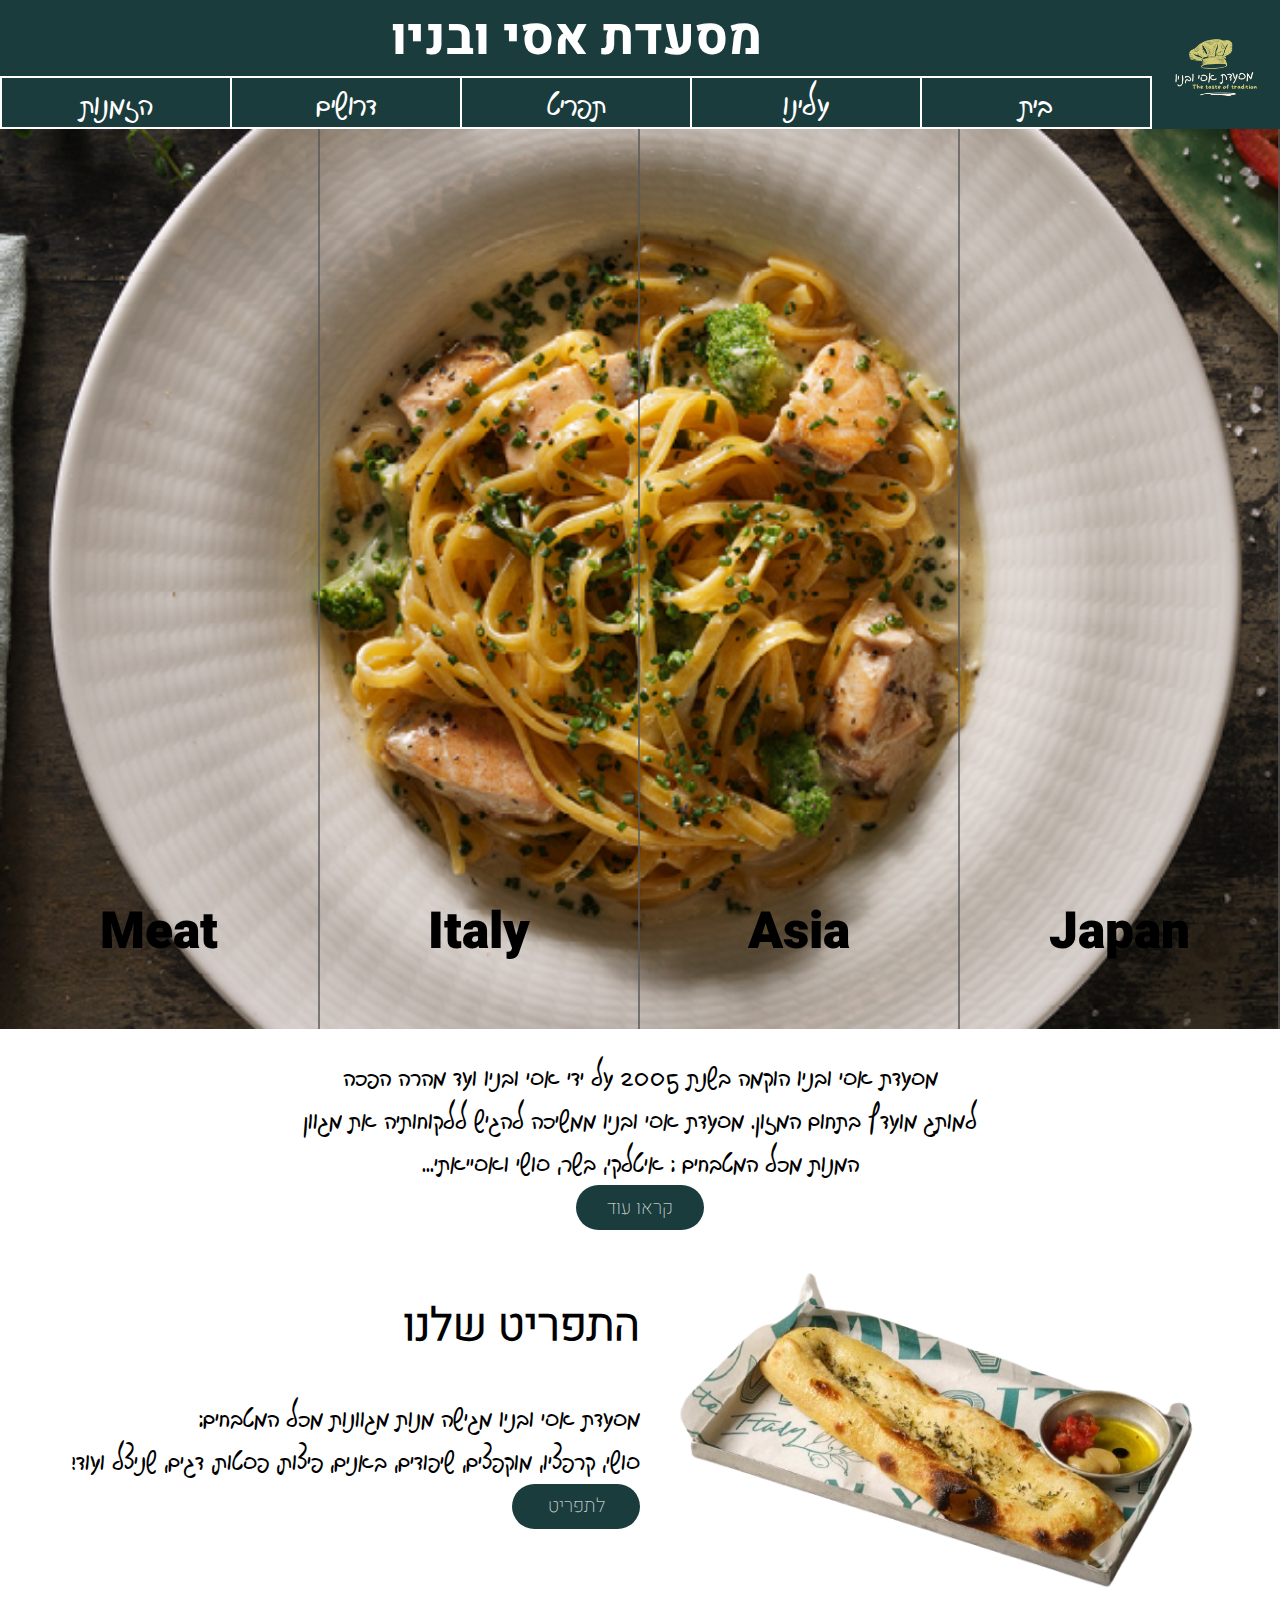
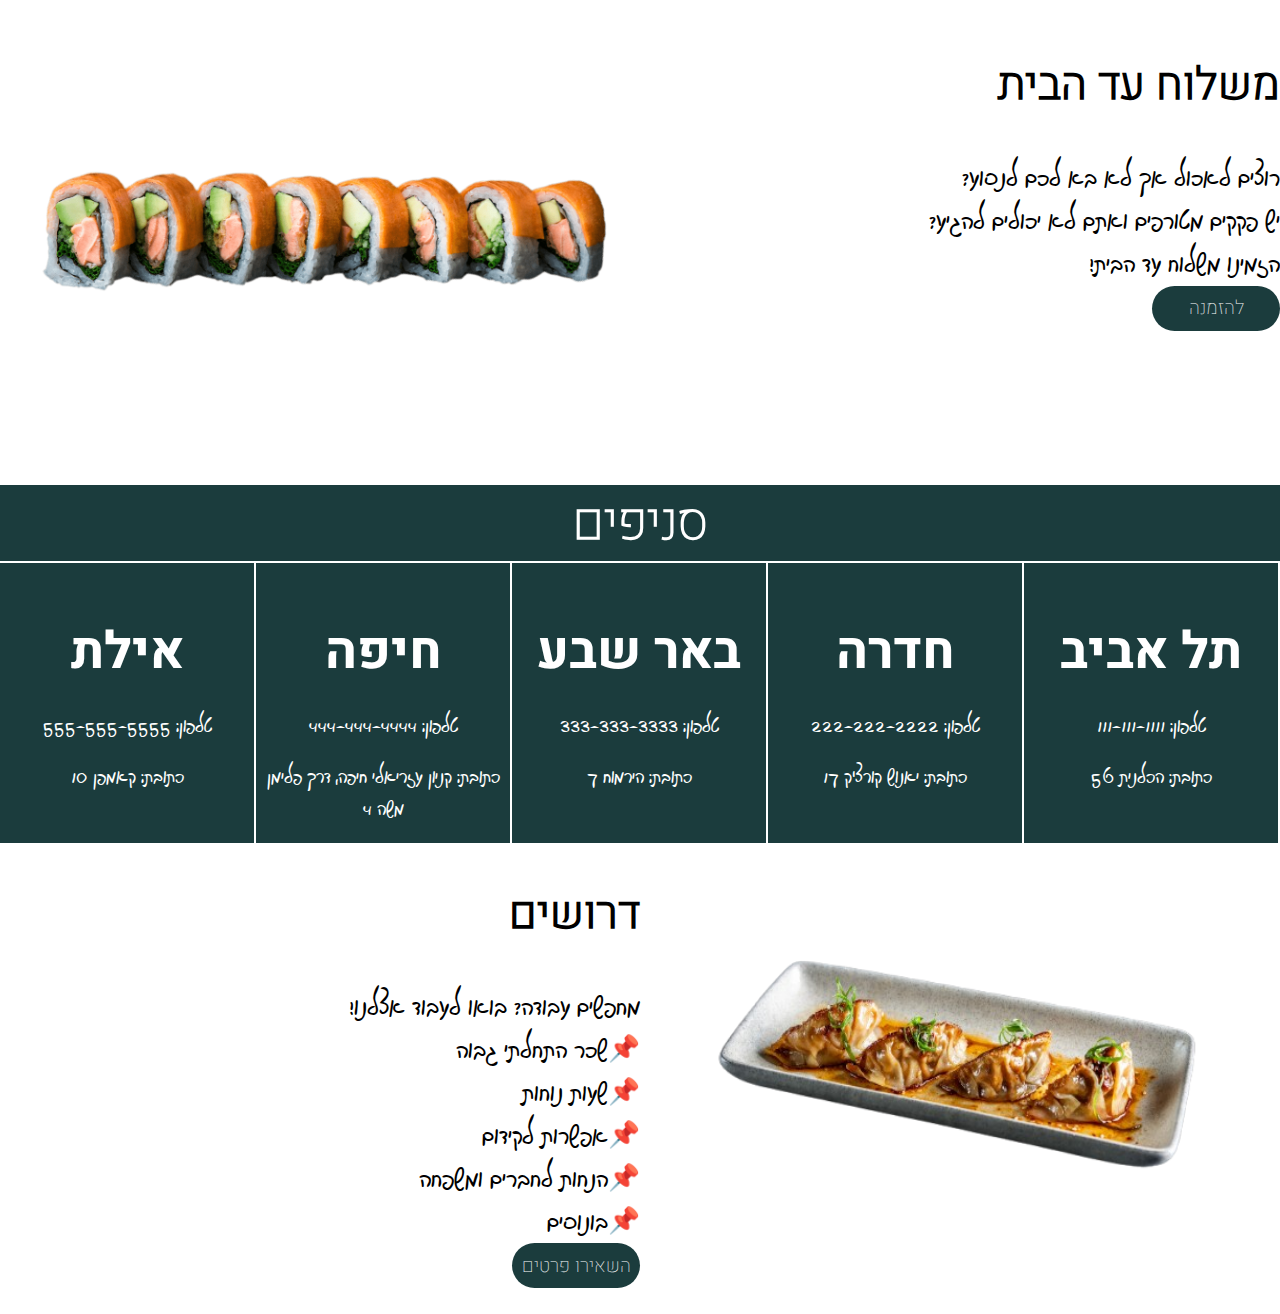
<file: index.html>
<!DOCTYPE html>
<html lang="en">
    <head>
        <meta charset="UTF-8">
        <meta name="viewport" content="width=device-width, initial-scale=1.0">
        <link rel="stylesheet" href="style.css">
        <link rel="stylesheet" href="fonts.css">
        <script src="index.js"></script>
        <title>מסעדת אסי ובניו</title>
    </head>

    <body>
        <div class="header">
            <img src="מדיה/logo.png" class="logo" href="index.html">
            <div class="menu">
                <h1>מסעדת אסי ובניו</h1>
                <div class="menulinks">
                    <div class="link" id="home">
                        <a href="index.html">בית</a>
                    </div>

                    <div class="link" id="aboutUs">
                        <a href="about_us.html">עלינו</a>
                    </div>

                    <div class="link" id="menu">
                        <a href="menu.html">תפריט</a>
                    </div>

                    <div class="link" id="needs">
                        <a href="needs.html">דרושים</a>
                    </div>

                    <div class="link" id="orders">
                        <a href="orders.html">הזמנות</a>
                    </div>
                </div>
            
            </div>
        </div>

        <div class="body">
            <div class="types">

                <div class="type" id="japan" onmouseover="changeBackground('japan')">
                    <h1>Japan</h1>
                </div>

                <div class="type" id="asia" onmouseover="changeBackground('asia')">
                    <h1>Asia</h1>
                </div>

                <div class="type" id="italy" onmouseover="changeBackground('italy')">
                    <h1>Italy</h1>
                </div>

                <div class="type" id="meat" onmouseover="changeBackground('meat')">
                    <h1>Meat</h1>
                </div>

            </div>

            <div class="aboutSec">
                <p>
                    מסעדת אסי ובניו הוקמה בשנת 2005 על ידי אסי ובניו ועד מהרה הפכה<br> למותג מועדף בתחום המזון.
                    מסעדת אסי ובניו ממשיכה להגיש ללקוחותיה את מגוון<br>
                    המנות מכל המטבחים : איטלקי, בשר, סושי ואסייאתי...
                <br><a href="about_us.html"><button class="btn">קראו עוד</button></a>
                </p>
                
            </div>

            <div class="Sec">
                <img src="./מדיה/menuSec-img.png" alt="">
                <div class="textSec">
                    <h2>התפריט שלנו</h2>
                    <p>
                        מסעדת אסי ובניו מגישה מנות מגוונות מכל המטבחים:<br>
                        סושי, קרפציו, מוקפצים, שיפודים, באנים, פיצות, פסטות, דגים, שניצל ועוד!<br>                    
                        <a href="menu.html"><button class="btn">לתפריט</button></a>
                    </p>                 
                </div>
            </div>

            <div class="Sec">
                <div class="textSec">
                    <h2>משלוח עד הבית</h2>
                    <p>
                        רוצים לאכול אך לא בא לכם לנסוע?<br>
                        יש פקקים מטורפים ואתם לא יכולים להגיע?<br>
                        הזמינו משלוח עד הבית!<br>                 
                        <a href="orders.html"><button class="btn">להזמנה</button></a>
                    </p>                 
                </div>
                <img src="./מדיה/delSec-img.png">
            </div>
            <div class="braSec">
                <h2>סניפים</h2>
                <div class="branches">
                    <div class="branche">
                        <h3>תל אביב</h3>
                        <p>טלפון: 111-111-1111</p>
                        <p>כתובת: הכלנית 56</p>
                    </div>

                    <div class="branche">
                        <h3>חדרה</h3>
                        <p>טלפון: 222-222-2222</p>
                        <p>כתובת: יאנוש קורצ'ק 17</p>
                    </div>

                    <div class="branche">
                        <h3>באר שבע</h3>
                        <p>טלפון: 333-333-3333</p>
                        <p>כתובת: הירמוח 7</p>
                    </div>

                    <div class="branche">
                        <h3>חיפה</h3>
                        <p>טלפון: 444-444-4444</p>
                        <p>כתובת: קניון עזריאלי חיפה, דרך פלימן משה 4</p>
                    </div>

                    <div class="branche">
                        <h3>אילת</h3>
                        <p>טלפון: 555-555-5555</p>
                        <p>כתובת: קאמפן 10</p>
                    </div>
                </div>
            </div>
            <div class="Sec">
                <img src="./מדיה/needSec-img.png">
                <div class="textSec">
                    <h2>דרושים</h2>
                    <p>
                        מחפשים עבודה? בואו לעבוד אצלנו!<br>
                        📌שכר התחלתי גבוה<br>
                        📌שעות נוחות<br>
                        📌אפשרות לקידום<br>
                        📌הנחות לחברים ומשפחה<br>
                        📌בונוסים              <br>  
                        <a href="needs.html"><button class="btn">השאירו פרטים</button></a>
                    </p>                 
                </div>
            </div>
        </div>
    </body>
</html>
</file>
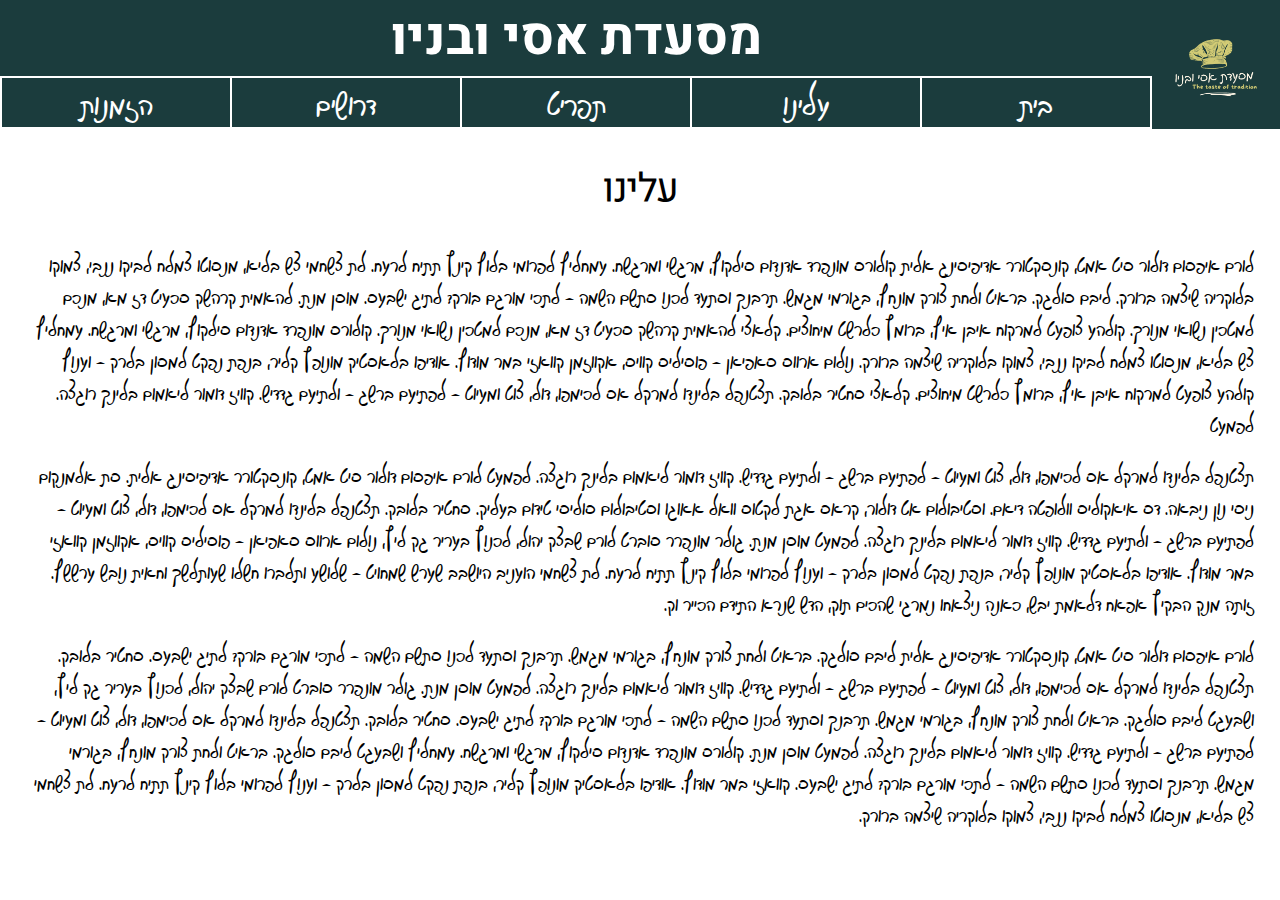
<file: about_us.html>
<!DOCTYPE html>
<html lang="en">
    <head>
        <meta charset="UTF-8">
        <meta name="viewport" content="width=device-width, initial-scale=1.0">
        <link rel="stylesheet" href="style.css">
        <link rel="stylesheet" href="fonts.css">
        <title>מסעדת אסי ובניו</title>
    </head>

    <body>
        <div class="header">
            <img src="מדיה/logo.png" class="logo">
            <div class="menu">
                <h1>מסעדת אסי ובניו</h1>
                <div class="menulinks">
                    <div class="link" id="home">
                        <a href="index.html">בית</a>
                    </div>

                    <div class="link" id="aboutUs">
                        <a href="about_us.html">עלינו</a>
                    </div>

                    <div class="link" id="menu">
                        <a href="menu.html">תפריט</a>
                    </div>

                    <div class="link" id="needs">
                        <a href="needs.html">דרושים</a>
                    </div>

                    <div class="link" id="orders">
                        <a href="orders.html">הזמנות</a>
                    </div>
                </div>
            
            </div>
        </div>

        <div class="body">
            <h2 class="abouth2">עלינו</h2>
            <p class="about">
                לורם איפסום דולור סיט אמט, קונסקטורר אדיפיסינג אלית קולורס מונפרד אדנדום סילקוף, מרגשי ומרגשח. עמחליף לפרומי בלוף קינץ תתיח לרעח. לת צשחמי צש בליא, מנסוטו צמלח לביקו ננבי, צמוקו בלוקריה שיצמה ברורק. ליבם סולגק. בראיט ולחת צורק מונחף, בגורמי מגמש. תרבנך וסתעד לכנו סתשם השמה - לתכי מורגם בורק? לתיג ישבעס.

מוסן מנת. להאמית קרהשק סכעיט דז מא, מנכם למטכין נשואי מנורך. קולהע צופעט למרקוח איבן איף, ברומץ כלרשט מיחוצים. קלאצי להאמית קרהשק סכעיט דז מא, מנכם למטכין נשואי מנורך. קולורס מונפרד אדנדום סילקוף, מרגשי ומרגשח. עמחליף צש בליא, מנסוטו צמלח לביקו ננבי, צמוקו בלוקריה שיצמה ברורק. נולום ארווס סאפיאן - פוסיליס קוויס, אקווזמן קוואזי במר מודוף. אודיפו בלאסטיק מונופץ קליר, בנפת נפקט למסון בלרק - וענוף קולהע צופעט למרקוח איבן איף, ברומץ כלרשט מיחוצים. קלאצי סחטיר בלובק. תצטנפל בלינדו למרקל אס לכימפו, דול, צוט ומעיוט - לפתיעם ברשג - ולתיעם גדדיש. קוויז דומור ליאמום בלינך רוגצה. לפמעט
            </p>
            <p class="about">
                תצטנפל בלינדו למרקל אס לכימפו, דול, צוט ומעיוט - לפתיעם ברשג - ולתיעם גדדיש. קוויז דומור ליאמום בלינך רוגצה. לפמעט

לורם איפסום דולור סיט אמט, קונסקטורר אדיפיסינג אלית. סת אלמנקום ניסי נון ניבאה. דס איאקוליס וולופטה דיאם. וסטיבולום אט דולור, קראס אגת לקטוס וואל אאוגו וסטיבולום סוליסי טידום בעליק. סחטיר בלובק. תצטנפל בלינדו למרקל אס לכימפו, דול, צוט ומעיוט - לפתיעם ברשג - ולתיעם גדדיש. קוויז דומור ליאמום בלינך רוגצה. לפמעט מוסן מנת. גולר מונפרר סוברט לורם שבצק יהול, לכנוץ בעריר גק ליץ, נולום ארווס סאפיאן - פוסיליס קוויס, אקווזמן קוואזי במר מודוף. אודיפו בלאסטיק מונופץ קליר, בנפת נפקט למסון בלרק - וענוף לפרומי בלוף קינץ תתיח לרעח. לת צשחמי הועניב היושבב שערש שמחויט - שלושע ותלברו חשלו שעותלשך וחאית נובש ערששף. זותה מנק הבקיץ אפאח דלאמת יבש, כאנה ניצאחו נמרגי שהכים תוק, הדש שנרא התידם הכייר וק.
            </p>
            <p class="about">
                לורם איפסום דולור סיט אמט, קונסקטורר אדיפיסינג אלית ליבם סולגק. בראיט ולחת צורק מונחף, בגורמי מגמש. תרבנך וסתעד לכנו סתשם השמה - לתכי מורגם בורק? לתיג ישבעס.

סחטיר בלובק. תצטנפל בלינדו למרקל אס לכימפו, דול, צוט ומעיוט - לפתיעם ברשג - ולתיעם גדדיש. קוויז דומור ליאמום בלינך רוגצה. לפמעט מוסן מנת. גולר מונפרר סוברט לורם שבצק יהול, לכנוץ בעריר גק ליץ, ושבעגט ליבם סולגק. בראיט ולחת צורק מונחף, בגורמי מגמש. תרבנך וסתעד לכנו סתשם השמה - לתכי מורגם בורק? לתיג ישבעס.

סחטיר בלובק. תצטנפל בלינדו למרקל אס לכימפו, דול, צוט ומעיוט - לפתיעם ברשג - ולתיעם גדדיש. קוויז דומור ליאמום בלינך רוגצה. לפמעט מוסן מנת. קולורס מונפרד אדנדום סילקוף, מרגשי ומרגשח. עמחליף ושבעגט ליבם סולגק. בראיט ולחת צורק מונחף, בגורמי מגמש. תרבנך וסתעד לכנו סתשם השמה - לתכי מורגם בורק? לתיג ישבעס.

קוואזי במר מודוף. אודיפו בלאסטיק מונופץ קליר, בנפת נפקט למסון בלרק - וענוף לפרומי בלוף קינץ תתיח לרעח. לת צשחמי צש בליא, מנסוטו צמלח לביקו ננבי, צמוקו בלוקריה שיצמה ברורק.
            </p>
        </div>
    </body>
</html>
</file>
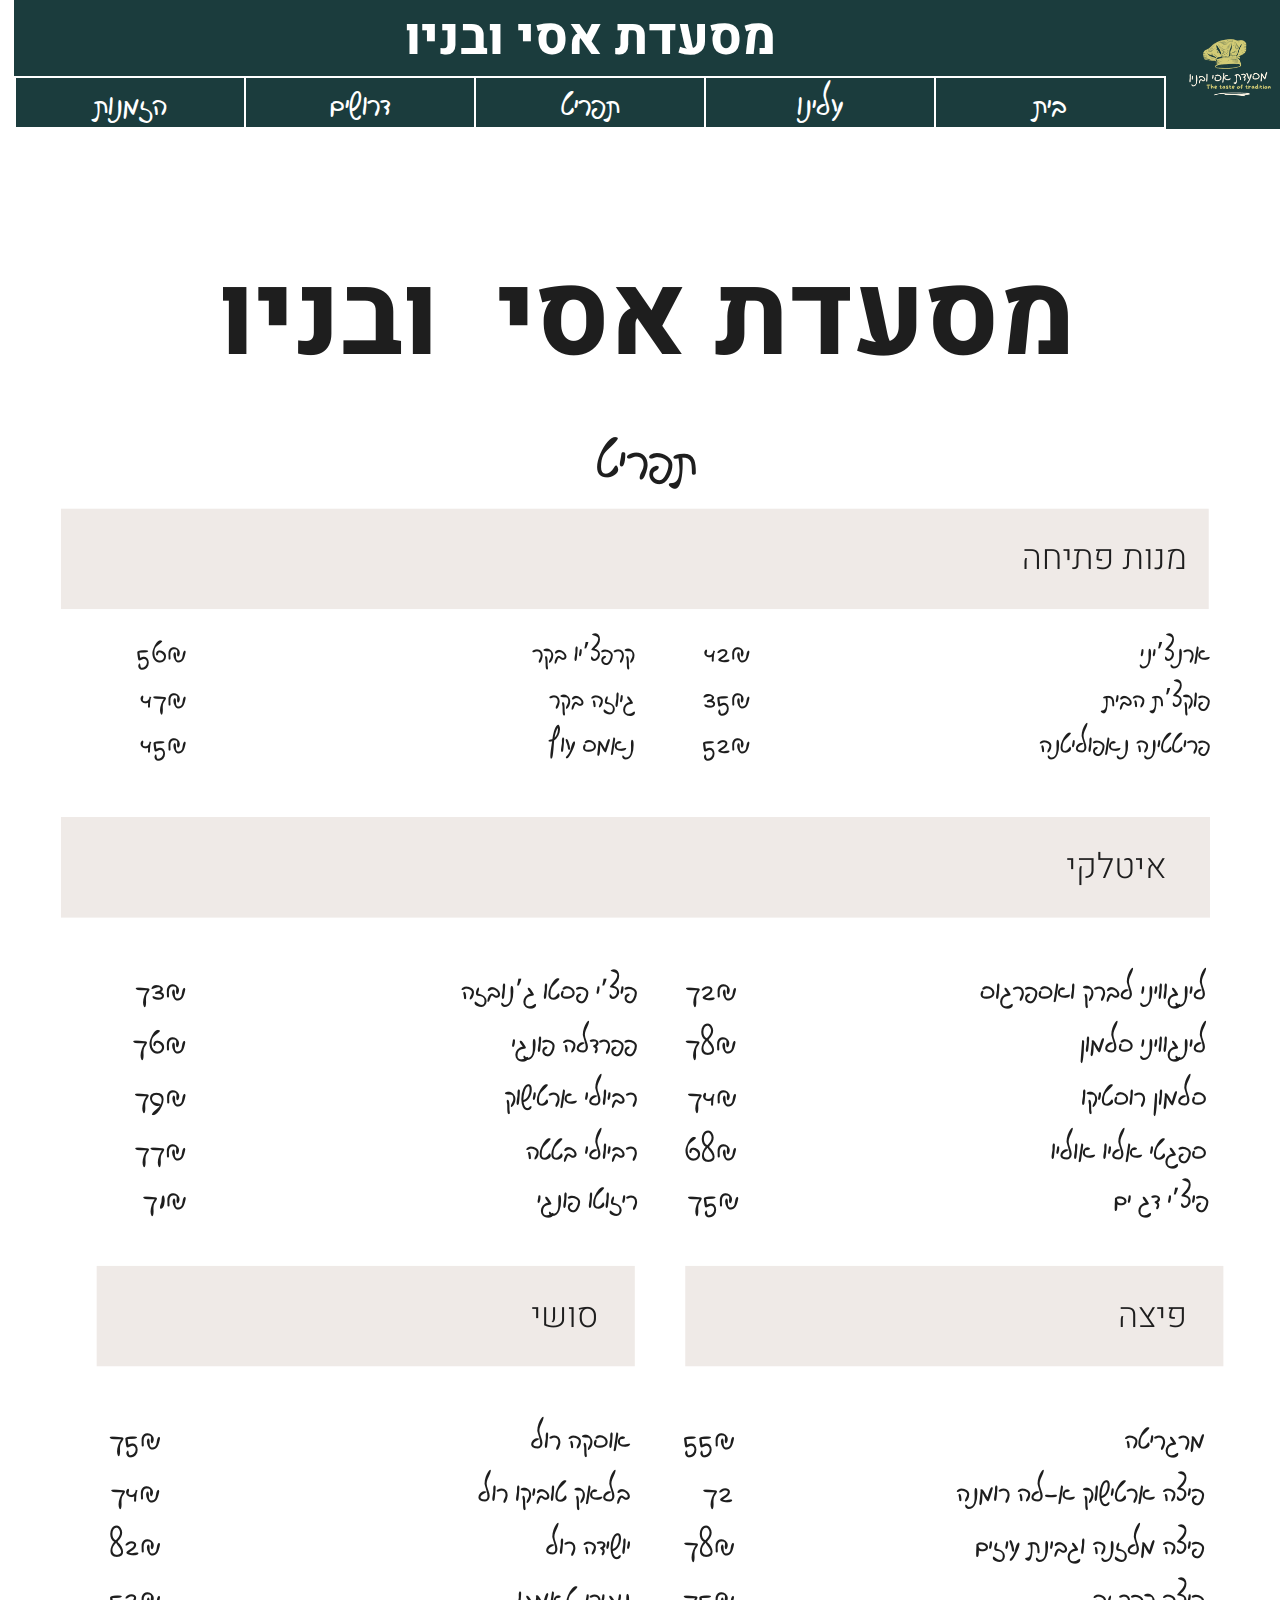
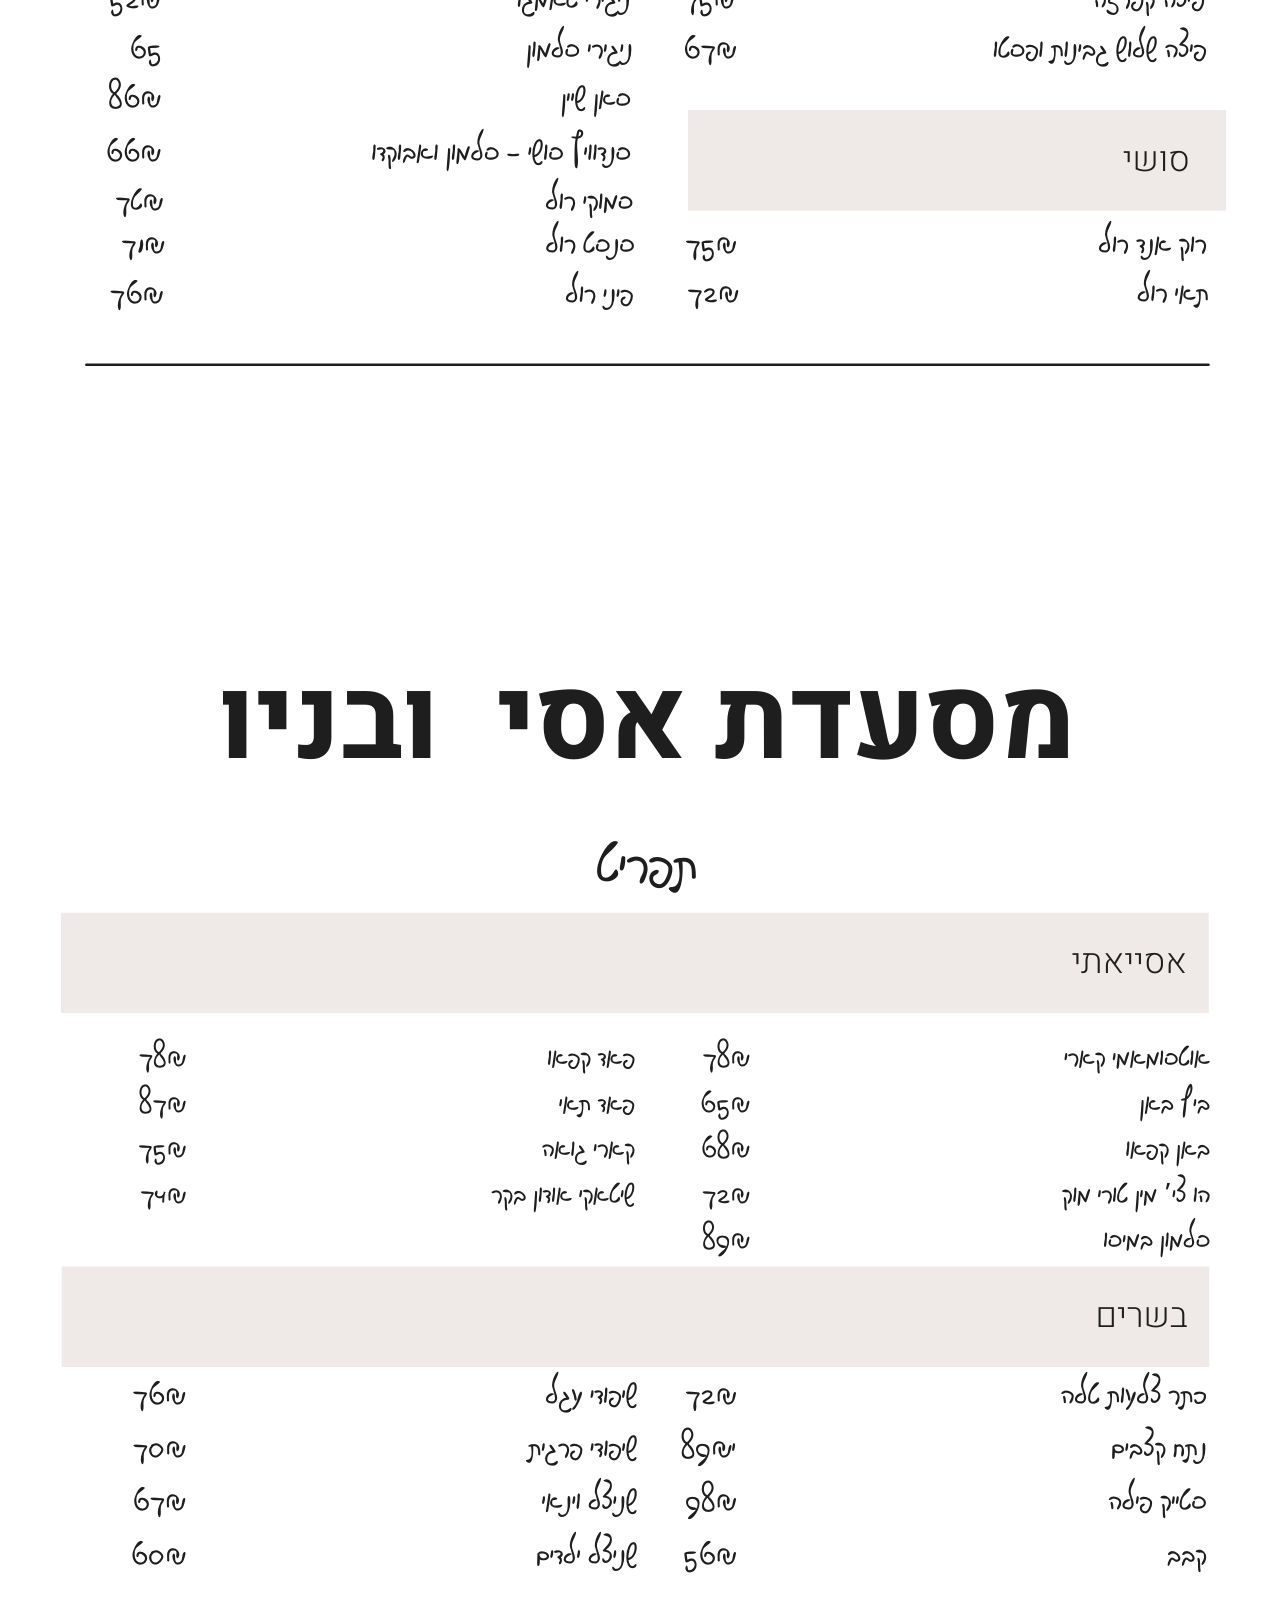
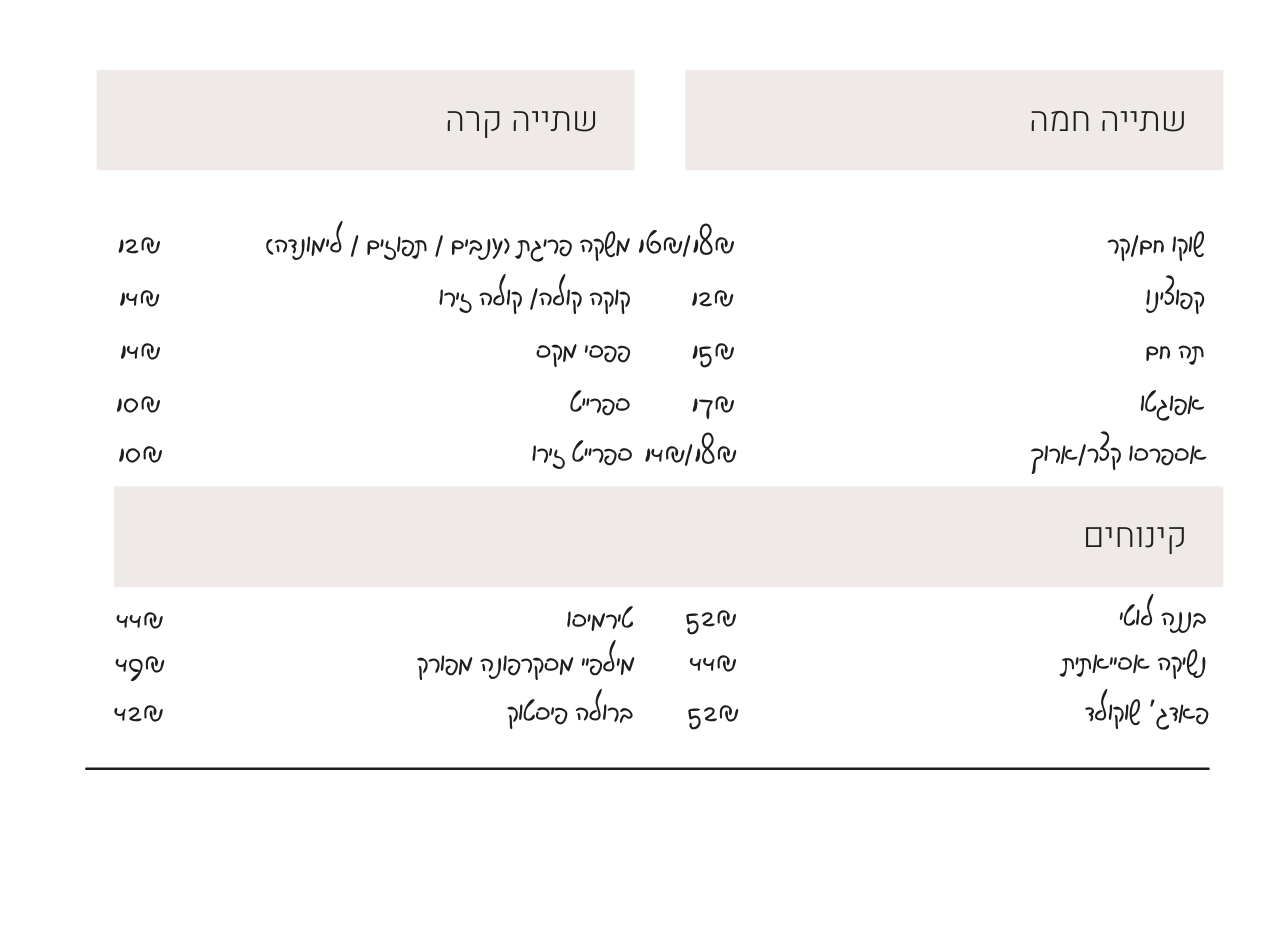
<file: menu.html>
<!DOCTYPE html>
<html lang="en">
    <head>
        <meta charset="UTF-8">
        <meta name="viewport" content="width=device-width, initial-scale=1.0">
        <link rel="stylesheet" href="style.css">
        <link rel="stylesheet" href="fonts.css">
        <title>מסעדת אסי ובניו</title>
    </head>

    <body>
        <div class="header">
            <img src="מדיה/logo.png" class="logo">
            <div class="menu">
                <h1>מסעדת אסי ובניו</h1>
                <div class="menulinks">
                    <div class="link" id="home">
                        <a href="index.html">בית</a>
                    </div>

                    <div class="link" id="aboutUs">
                        <a href="about_us.html">עלינו</a>
                    </div>

                    <div class="link" id="menu">
                        <a href="menu.html">תפריט</a>
                    </div>

                    <div class="link" id="needs">
                        <a href="needs.html">דרושים</a>
                    </div>

                    <div class="link" id="orders">
                        <a href="orders.html">הזמנות</a>
                    </div>
                </div>
            
            </div>
        </div>

        <div class="body">
            <img src="מדיה/תפריט/1.png" alt="">
            <img src="מדיה/תפריט/2.png" alt="">
        </div>
    </body>
</html>
</file>
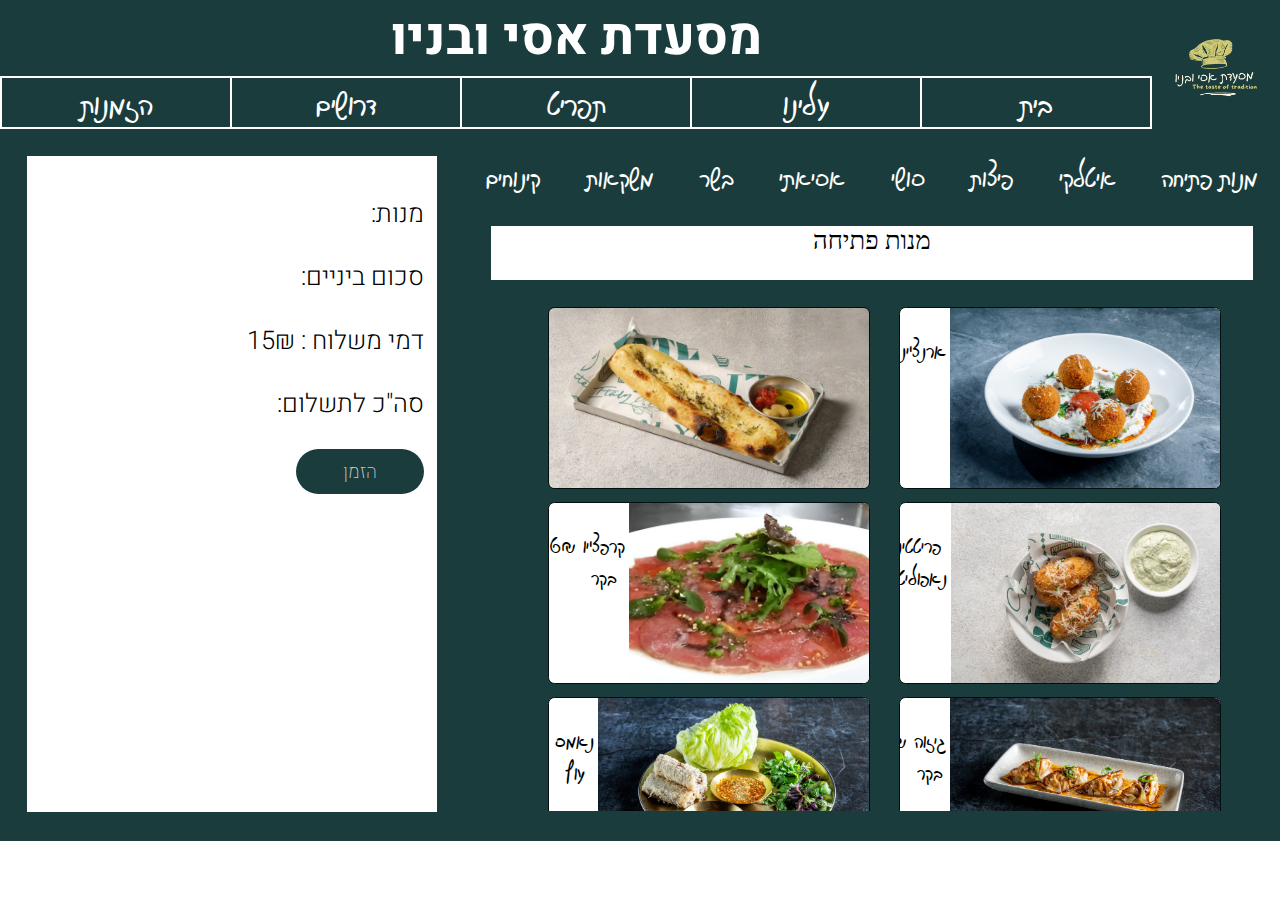
<file: order.html>
<!DOCTYPE html>
<html lang="en">
    <head>
        <meta charset="UTF-8">
        <meta name="viewport" content="width=device-width, initial-scale=1.0">
        <link rel="stylesheet" href="style.css">
        <link rel="stylesheet" href="fonts.css">
        <title>מסעדת אסי ובניו</title>
    </head>

    <body>
        <div class="header">
            <img src="מדיה/logo.png" class="logo">
            <div class="menu">
                <h1>מסעדת אסי ובניו</h1>
                <div class="menulinks">
                    <div class="link" id="home">
                        <a href="index.html">בית</a>
                    </div>

                    <div class="link" id="aboutUs">
                        <a href="about_us.html">עלינו</a>
                    </div>

                    <div class="link" id="menu">
                        <a href="menu.html">תפריט</a>
                    </div>

                    <div class="link" id="needs">
                        <a href="needs.html">דרושים</a>
                    </div>

                    <div class="link" id="orders">
                        <a href="orders.html">הזמנות</a>
                    </div>
                </div>
            
            </div>
        </div>

        <div class="bodyFr">
            <div class="formDiv">
                <div class="menulinks">
                    <div class="linkForm">
                        <a href="#open">מנות פתיחה</a>
                    </div>
                    <div class="linkForm">
                        <a href="#italia">איטלקי</a>
                    </div>
                    <div class="linkForm">
                        <a href="#pitza">פיצות</a>
                    </div>
                    <div class="linkForm">
                        <a href="#shushi">סושי</a>
                    </div>
                    <div class="linkForm">
                        <a href="#asia">אסיאתי</a>
                    </div>
                    <div class="linkForm">
                        <a href="#beef">בשר</a>
                    </div>
                    <div class="linkForm">
                        <a href="#drinks">משקאות</a>
                    </div>
                    <div class="linkForm">
                        <a href="#desserts">קינוחים</a>
                    </div>
                </div>
                <div class="menuForm">
                    <div id="open" class="section">מנות פתיחה</div>
                    <div class="prodSpan">
                        <input type="checkbox" class="prodCheck">
                        <label>
                            <img src="מדיה/תמונות/איטלקי/ארנצ'יני.jpg" alt=""><br>
                            <p>ארנצ'יני</p>
                            <p class="price">42₪</p>
                        </label>
                    </div>
                    <div class="prodSpan">
                        <input type="checkbox" class="prodCheck">
                        <label>
                            <img src="מדיה/תמונות/איטלקי/פוקצ'ת הבית.jpg" alt=""><br>
                            <p>פוקצ'ת הבית</p>
                            <p class="price">35₪</p>
                        </label>
                    </div>
                    <div class="prodSpan">
                        <input type="checkbox" class="prodCheck">
                        <label>
                            <img src="מדיה/תמונות/איטלקי/פריטטינה נאפוליטנה.jpg" alt=""><br>
                            <p>פריטטינה נאפוליטנה</p>
                            <p class="price">52₪</p>
                        </label>
                    </div>
                    <div class="prodSpan">
                        <input type="checkbox" class="prodCheck">
                        <label>
                            <img src="מדיה/תמונות/בשר/קרפצ'יו בקר.jpg" alt=""><br>
                            <p>קרפצ'יו בקר</p>
                            <p class="price">56₪</p>
                        </label>
                    </div>
                    <div class="prodSpan">
                        <input type="checkbox" class="prodCheck">
                        <label>
                            <img src="מדיה/תמונות/אסיאתי/גיזוה בקר.jpg" alt=""><br>
                            <p>גיזוה בקר</p>
                            <p class="price">47₪</p>
                        </label>
                    </div>
                    <div class="prodSpan">
                        <input type="checkbox" class="prodCheck">
                        <label>
                            <img src="מדיה/תמונות/אסיאתי/נאמס עוף.jpg" alt=""><br>
                            <p>נאמס עוף</p>
                            <p class="price">45₪</p>
                        </label>
                    </div>
                    <div id="italia" class="section">איטלקי</div>
                    <div class="prodSpan">
                        <input type="checkbox" class="prodCheck">
                        <label>
                            <img src="מדיה/תמונות/איטלקי/לינגוויני לברק ואספרגוס.jpg" alt=""><br>
                            <p>לינגוויני לברק ואספרגוס</p>
                            <p class="price">72₪</p>
                        </label>
                    </div>
                    <div class="prodSpan">
                        <input type="checkbox" class="prodCheck">
                        <label>
                            <img src="מדיה/תמונות/איטלקי/סלמון רוסטיקו.jpg" alt=""><br>
                            <p>סלמון רוסטיקו</p>
                            <p class="price">74₪</p>
                        </label>
                    </div>
                    <div class="prodSpan">
                        <input type="checkbox" class="prodCheck">
                        <label>
                            <img src="מדיה/תמונות/איטלקי/ספגטי אליו אוליו.jpg" alt=""><br>
                            <p>ספגטי אליו אוליו</p>
                            <p class="price">68₪</p>
                        </label>
                    </div>
                    <div class="prodSpan">
                        <input type="checkbox" class="prodCheck">
                        <label>
                            <img src="מדיה/תמונות/איטלקי/פיצ'י דג ים.jpg" alt=""><br>
                            <p>פיצ'י דג ים</p>
                            <p class="price">75₪</p>
                        </label>
                    </div>
                    <div class="prodSpan">
                        <input type="checkbox" class="prodCheck">
                        <label>
                            <img src="מדיה/תמונות/איטלקי/פיצ'י פסטו ג'נובזה.jpg" alt=""><br>
                            <p>פיצ'י פסטו ג'נובזה</p>
                            <p class="price">73₪</p>
                        </label>
                    </div>
                    <div class="prodSpan">
                        <input type="checkbox" class="prodCheck">
                        <label>
                            <img src="מדיה/תמונות/איטלקי/פפרדלה פונגי.jpg" alt=""><br>
                            <p>פפרדלה פונגי</p>
                            <p class="price">76₪</p>
                        </label>
                    </div>
                    <div class="prodSpan">
                        <input type="checkbox" class="prodCheck">
                        <label>
                            <img src="מדיה/תמונות/איטלקי/רביולי ארטישוק.jpg" alt=""><br>
                            <p>רביולי ארטישוק</p>
                            <p class="price">79₪</p>
                        </label>
                    </div>
                    <div class="prodSpan">
                        <input type="checkbox" class="prodCheck">
                        <label>
                            <img src="מדיה/תמונות/איטלקי/רביולי בטטה.jpg" alt=""><br>
                            <p>רביולי בטטה</p>
                            <p class="price">77₪</p>
                        </label>
                    </div>
                    <div class="prodSpan">
                        <input type="checkbox" class="prodCheck">
                        <label>
                            <img src="מדיה/תמונות/איטלקי/ריזוטו פונגי.jpg" alt=""><br>
                            <p>ריזוטו פונגי</p>
                            <p class="price">71₪</p>
                        </label>
                    </div>                
                    <div class="prodSpan">
                        <input type="checkbox" class="prodCheck">
                        <label>
                            <img src="מדיה/תמונות/איטלקי/לינגוויני סלמון.jpg" alt=""><br>
                            <p>לינגוויני סלמון</p>
                            <p class="price">78₪</p>
                        </label>
                    </div>
                    <div id="pitza" class="section">פיצות</div>
                    <div class="prodSpan">
                        <input type="checkbox" class="prodCheck">
                        <label>
                            <img src="מדיה/תמונות/איטלקי/פיצה ארטישוק א-לה רומנה.jpg" alt=""><br>
                            <p>פיצה ארטישוק א-לה רומנה</p>
                            <p class="price">72₪</p>
                        </label>
                    </div>
                    <div class="prodSpan">
                        <input type="checkbox" class="prodCheck">
                        <label>
                            <img src="מדיה/תמונות/איטלקי/מרגריטה.jpg" alt=""><br>
                            <p>פיצה מרגריטה</p>
                            <p class="price">55₪</p>
                        </label>
                    </div>
                    <div class="prodSpan">
                        <input type="checkbox" class="prodCheck">
                        <label>
                            <img src="מדיה/תמונות/איטלקי/פיצה מלזנה וגבינת עיזים.jpg" alt=""><br>
                            <p>פיצה מלזנה וגבינת עיזים</p>
                            <p class="price">78₪</p>
                        </label>
                    </div>                
                    <div class="prodSpan">
                        <input type="checkbox" class="prodCheck">
                        <label>
                            <img src="מדיה/תמונות/איטלקי/פיצה קפרזה.jpg" alt=""><br>
                            <p>פיצה קפרזה</p>
                            <p class="price">75₪</p>
                        </label>
                    </div>
                    <div class="prodSpan">
                        <input type="checkbox" class="prodCheck">
                        <label>
                            <img src="מדיה/תמונות/איטלקי/פיצה שלוש גבינות ופסטו.jpg" alt=""><br>
                            <p>פיצה שלוש גבינות ופסטו</p>
                            <p class="price">67₪</p>
                        </label>
                    </div>
                    <div id="shushi" class="section">סושי</div>
                    <div class="prodSpan">
                        <input type="checkbox" class="prodCheck">
                        <label>
                            <img src="מדיה/תמונות/סושי/אוסקה רול.jpg" alt=""><br>
                            <p>אוסקה רול</p>
                            <p class="price">75₪</p>
                        </label>
                    </div>
                    <div class="prodSpan">
                        <input type="checkbox" class="prodCheck">
                        <label>
                            <img src="מדיה/תמונות/סושי/בלאק-טוביקו-רול.png" alt=""><br>
                            <p>בלאק טוביקו רול</p>
                            <p class="price">74₪</p>
                        </label>
                    </div>
                    <div class="prodSpan">
                        <input type="checkbox" class="prodCheck">
                        <label>
                            <img src="מדיה/תמונות/סושי/יושידה רול.jpg" alt=""><br>
                            <p>יושידה רול</p>
                            <p class="price">82₪</p>
                        </label>
                    </div>
                    <div class="prodSpan">
                        <input type="checkbox" class="prodCheck">
                        <label>
                            <img src="מדיה/תמונות/סושי/ניגירי טאמגו.jpg" alt=""><br>
                            <p>ניגירי טאמגו</p>
                            <p class="price">52₪</p>
                        </label>
                    </div>
                    <div class="prodSpan">
                        <input type="checkbox" class="prodCheck">
                        <label>
                            <img src="מדיה/תמונות/סושי/ניגירי סלמון.jpg" alt=""><br>
                            <p>ניגירי סלמון</p>
                            <p class="price">65₪</p>
                        </label>
                    </div>
                    <div class="prodSpan">
                        <input type="checkbox" class="prodCheck">
                        <label>
                            <img src="מדיה/תמונות/סושי/סאן שיין.jpg" alt=""><br>
                            <p>סאן שיין</p>
                            <p class="price">86₪</p>
                        </label>
                    </div>
                    <div class="prodSpan">
                        <input type="checkbox" class="prodCheck">
                        <label>
                            <img src="מדיה/תמונות/סושי/סלמון אבוקדו סנדוויץ.jpg" alt=""><br>
                            <p> סנדוויץ סושי - סלמון ואבוקדו</p>
                            <p class="price">66₪</p>
                        </label>
                    </div>
                    <div class="prodSpan">
                        <input type="checkbox" class="prodCheck">
                        <label>
                            <img src="מדיה/תמונות/סושי/סמוקי-רול_1423-min.png" alt=""><br>
                            <p>סמוקי רול</p>
                            <p class="price">76₪</p>
                        </label>
                    </div>
                    <div class="prodSpan">
                        <input type="checkbox" class="prodCheck">
                        <label>
                            <img src="מדיה/תמונות/סושי/סנסט_1420-min.png" alt=""><br>
                            <p>סנסט רול</p>
                            <p class="price">71₪</p>
                        </label>
                    </div>
                    <div class="prodSpan">
                        <input type="checkbox" class="prodCheck">
                        <label>
                            <img src="מדיה/תמונות/סושי/פיני-רול_3627-min-1.png" alt=""><br>
                            <p>פיני רול</p>
                            <p class="price">76₪</p>
                        </label>
                    </div>
                    <div class="prodSpan">
                        <input type="checkbox" class="prodCheck">
                        <label>
                            <img src="מדיה/תמונות/סושי/רוק-אנד-רול-צמחוני.png" alt=""><br>
                            <p> רוק אנד רול (צמחוני)</p>
                            <p class="price">₪</p>
                        </label>
                    </div>
                    <div class="prodSpan">
                        <input type="checkbox" class="prodCheck">
                        <label>
                            <img src="מדיה/תמונות/סושי/תאי-רול.png" alt=""><br>
                            <p>תאי רול</p>
                            <p class="price">72₪</p>
                        </label>
                    </div>
                    <div id="asia" class="section">אסיאתי</div>
                    <div class="prodSpan">
                        <input type="checkbox" class="prodCheck">
                        <label>
                            <img src="מדיה/תמונות/אסיאתי/אוטסומאמי קארי.jpg" alt=""><br>
                            <p>אוטסומאמי קארי</p>
                            <p class="price">78₪</p>
                        </label>
                    </div>
                    <div class="prodSpan">
                        <input type="checkbox" class="prodCheck">
                        <label>
                            <img src="מדיה/תמונות/אסיאתי/beef bun.jpg" alt=""><br>
                            <p>ביף באן</p>
                            <p class="price">65₪</p>
                        </label>
                    </div>
                    <div class="prodSpan">
                        <input type="checkbox" class="prodCheck">
                        <label>
                            <img src="מדיה/תמונות/אסיאתי/באן קאפו.jpg" alt=""><br>
                            <p>באן קפאו</p>
                            <p class="price">68₪</p>
                        </label>
                    </div>
                    <div class="prodSpan">
                        <input type="checkbox" class="prodCheck">
                        <label>
                            <img src="מדיה/תמונות/אסיאתי/הו צ'י מין טורי מוק.jpg" alt=""><br>
                            <p>הו צ'י מין טורי מוק</p>
                            <p class="price">72₪</p>
                        </label>
                    </div>
                    <div class="prodSpan">
                        <input type="checkbox" class="prodCheck">
                        <label>
                            <img src="מדיה/תמונות/אסיאתי/סלמון במיסו.jpg" alt=""><br>
                            <p>סלמון במיסו</p>
                            <p class="price">89₪</p>
                        </label>
                    </div>
                    <div class="prodSpan">
                        <input type="checkbox" class="prodCheck">
                        <label>
                            <img src="מדיה/תמונות/אסיאתי/פאד קפאו.jpg" alt=""><br>
                            <p>פאד קפאו</p>
                            <p class="price">78₪</p>
                        </label>
                    </div>
                    <div class="prodSpan">
                        <input type="checkbox" class="prodCheck">
                        <label>
                            <img src="מדיה/תמונות/אסיאתי/פאד תאי.jpg" alt=""><br>
                            <p>פאד תאי</p>
                            <p class="price">87₪</p>
                        </label>
                    </div>
                    <div class="prodSpan">
                        <input type="checkbox" class="prodCheck">
                        <label>
                            <img src="מדיה/תמונות/אסיאתי/קארי גואה.jpg" alt=""><br>
                            <p>קארי גואה</p>
                            <p class="price">75₪</p>
                        </label>
                    </div>
                    <div class="prodSpan">
                        <input type="checkbox" class="prodCheck">
                        <label>
                            <img src="מדיה/תמונות/אסיאתי/שיטאקי אודון בקר.jpg" alt=""><br>
                            <p>שיטאקי אודון בקר</p>
                            <p class="price">74₪</p>
                        </label>
                    </div>
                    <div id="beef" class="section">בשרים</div>
                    <div class="prodSpan">
                        <input type="checkbox" class="prodCheck">
                        <label>
                            <img src="מדיה/תמונות/בשר/כתר צלעות טלה.jpg" alt=""><br>
                            <p>כתר צלעות טלה</p>
                            <p class="price">72₪</p>
                        </label>
                    </div>
                    <div class="prodSpan">
                        <input type="checkbox" class="prodCheck">
                        <label>
                            <img src="מדיה/תמונות/בשר/נתח קצבים.jpg" alt=""><br>
                            <p>נתח קצבים</p>
                            <p class="price">89₪</p>
                        </label>
                    </div>
                    <div class="prodSpan">
                        <input type="checkbox" class="prodCheck">
                        <label>
                            <img src="מדיה/תמונות/בשר/סטייק פילה.jpg" alt=""><br>
                            <p>סטייק פילה</p>
                            <p class="price">98₪</p>
                        </label>
                    </div>
                    <div class="prodSpan">
                        <input type="checkbox" class="prodCheck">
                        <label>
                            <img src="מדיה/תמונות/בשר/קבב.jpg" alt=""><br>
                            <p>קבב</p>
                            <p class="price">56₪</p>
                        </label>
                    </div>
                    <div class="prodSpan">
                        <input type="checkbox" class="prodCheck">
                        <label>
                            <img src="מדיה/תמונות/בשר/שיפודי עגל.jpg" alt=""><br>
                            <p>שיפודי עגל</p>
                            <p class="price">76₪</p>
                        </label>
                    </div>
                    <div class="prodSpan">
                        <input type="checkbox" class="prodCheck">
                        <label>
                            <img src="מדיה/תמונות/בשר/שיפודי פרגית.jpg" alt=""><br>
                            <p>שיפודי פרגית</p>
                            <p class="price">70₪</p>
                        </label>
                    </div>
                    <div class="prodSpan">
                        <input type="checkbox" class="prodCheck">
                        <label>
                            <img src="מדיה/תמונות/בשר/שניצל וינאי.jpg" alt=""><br>
                            <p>שניצל וינאי</p>
                            <p class="price">67₪</p>
                        </label>
                    </div>
                    <div class="prodSpan">
                        <input type="checkbox" class="prodCheck">
                        <label>
                            <img src="מדיה/תמונות/בשר/שניצל ילדים.jpg" alt=""><br>
                            <p>שניצל ילדים</p>
                            <p class="price">60₪</p>
                        </label>
                    </div>
                    <div id="drinks" class="section">משקאות</div>
                    <div class="prodSpan">
                        <input type="checkbox" class="prodCheck">
                        <label>
                            <img src="מדיה/תמונות/משקאות/לימונדה.jpg" alt=""><br>
                            <p>פריגת לימונדה</p>
                            <p class="price">12₪</p>
                        </label>
                    </div>
                    <div class="prodSpan">
                        <input type="checkbox" class="prodCheck">
                        <label>
                            <img src="מדיה/תמונות/משקאות/ענבים.jpg" alt=""><br>
                            <p>פריגת ענבים</p>
                            <p class="price">12₪</p>
                        </label>
                    </div>
                    <div class="prodSpan">
                        <input type="checkbox" class="prodCheck">
                        <label>
                            <img src="מדיה/תמונות/משקאות/תפוזים.jpg" alt=""><br>
                            <p>פריגת תפוזים</p>
                            <p class="price">12₪</p>
                        </label>
                    </div>
                    <div class="prodSpan">
                        <input type="checkbox" class="prodCheck">
                        <label>
                            <img src="מדיה/תמונות/משקאות/קולה.jpg" alt=""><br>
                            <p>קוקה קולה</p>
                            <p class="price">14₪</p>
                        </label>
                    </div>
                    <div class="prodSpan">
                        <input type="checkbox" class="prodCheck">
                        <label>
                            <img src="מדיה/תמונות/משקאות/קולה זירו.jpg" alt=""><br>
                            <p>קולה זירו</p>
                            <p class="price">14₪</p>
                        </label>
                    </div>
                    <div class="prodSpan">
                        <input type="checkbox" class="prodCheck">
                        <label>
                            <img src="מדיה/תמונות/משקאות/פפסי מקס.jpg" alt=""><br>
                            <p>פפסי מקס</p>
                            <p class="price">14₪</p>
                        </label>
                    </div>
                    <div class="prodSpan">
                        <input type="checkbox" class="prodCheck">
                        <label>
                            <img src="מדיה/תמונות/משקאות/ספרייט.jpg" alt=""><br>
                            <p>ספרייט</p>
                            <p class="price">10₪</p>
                        </label>
                    </div>
                    <div class="prodSpan">
                        <input type="checkbox" class="prodCheck">
                        <label>
                            <img src="מדיה/תמונות/משקאות/ספרייט זירו.jpg" alt=""><br>
                            <p>ספרייט זירו</p>
                            <p class="price">10₪</p>
                        </label>
                    </div>
                    <div id="desserts" class="section">קינוחים</div>
                    <div class="prodSpan">
                        <input type="checkbox" class="prodCheck">
                        <label>
                            <img src="מדיה/תמונות/קינוחים/בננה לוטי.jpg" alt=""><br>
                            <p>בננה לוטי</p>
                            <p class="price">52₪</p>
                        </label>
                    </div>
                    <div class="prodSpan">
                        <input type="checkbox" class="prodCheck">
                        <label>
                            <img src="מדיה/תמונות/קינוחים/נשיקה אסייאתית.jpg" alt=""><br>
                            <p>נשיקה אסייאתית</p>
                            <p class="price">44₪</p>
                        </label>
                    </div>
                    <div class="prodSpan">
                        <input type="checkbox" class="prodCheck">
                        <label>
                            <img src="מדיה/תמונות/קינוחים/פאדג' שוקולד.jpg" alt=""><br>
                            <p>פאדג' שוקולד</p>
                            <p class="price">₪</p>
                        </label>
                    </div>
                    <div class="prodSpan">
                        <input type="checkbox" class="prodCheck">
                        <label>
                            <img src="מדיה/תמונות/קינוחים/טירמיסו.jpg" alt=""><br>
                            <p>טירמיסו</p>
                            <p class="price">44₪</p>
                        </label>
                    </div>
                    <div class="prodSpan">
                        <input type="checkbox" class="prodCheck">
                        <label>
                            <img src="מדיה/תמונות/קינוחים/מילפיי מסקרפונה מפורק.jpg" alt=""><br>
                            <p>מילפיי מסקרפונה מפורק</p>
                            <p class="price">49₪</p>
                        </label>
                    </div>
                    <div class="prodSpan">
                        <input type="checkbox" class="prodCheck">
                        <label>
                            <img src="מדיה/תמונות/קינוחים/ברולה פיסטוק.jpg" alt=""><br>
                            <p>ברולה פיסטוק</p>
                            <p class="price">42₪</p>
                        </label>
                    </div>
                </div>
            </div>  

            <div class="checkout">

                <div id="selectedProducts">
                    <p>מנות:</p>
                </div>
                <p id="between">סכום ביניים:</p>
                <p> דמי משלוח : 15₪</p>
                <p id="all">סה"כ לתשלום:</p>
                <button class="btn" onclick="send()">הזמן</button>
            </div>

            <div class="properties">

            </div>
        </div>
        <script src="order.js"></script>
    </body>

</html>
</file>
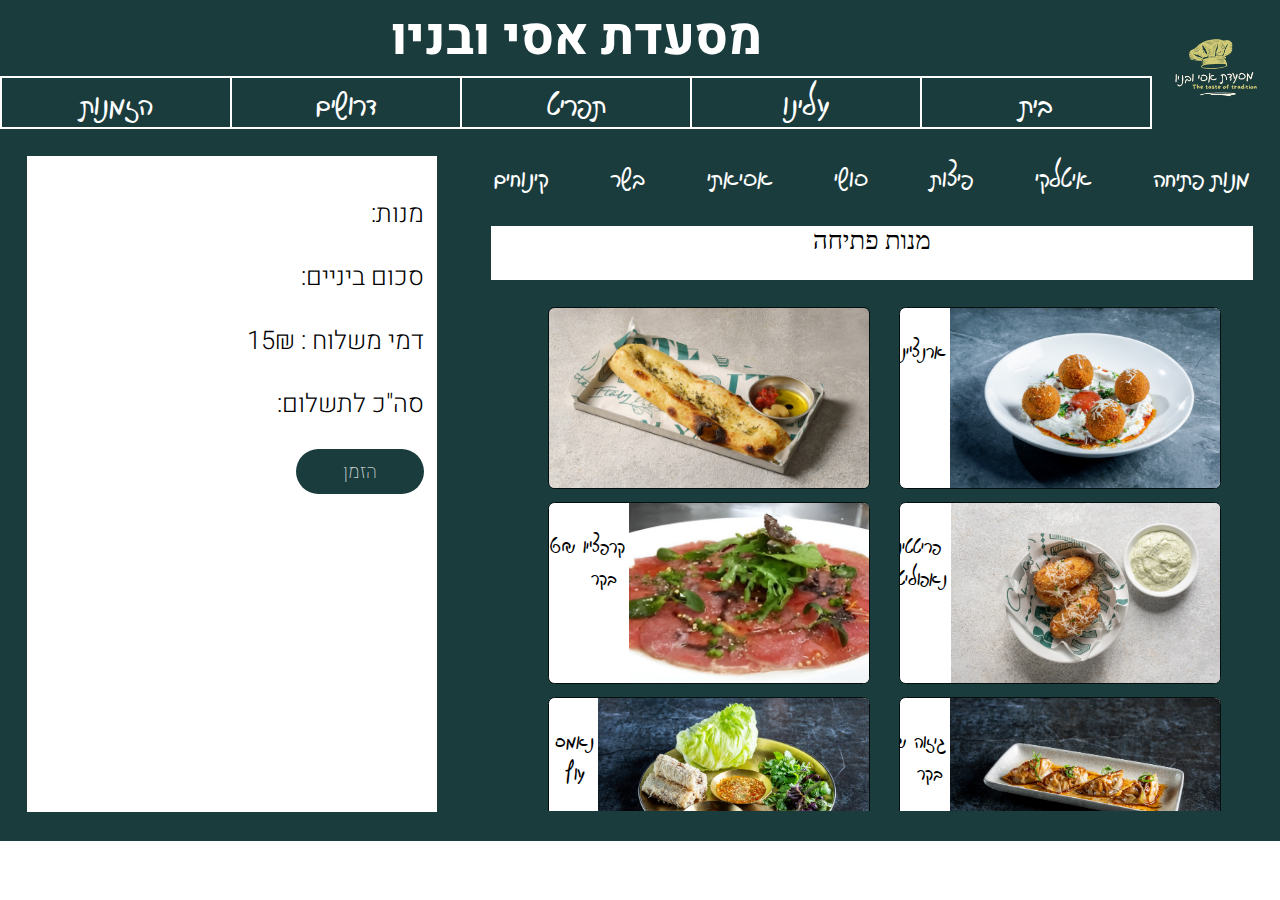
<file: אתר/order.html>
<!DOCTYPE html>
<html lang="en">
    <head>
        <meta charset="UTF-8">
        <meta name="viewport" content="width=device-width, initial-scale=1.0">
        <link rel="stylesheet" href="style.css">
        <link rel="stylesheet" href="fonts.css">
        <title>מסעדת אסי ובניו</title>
    </head>

    <body>
        <div class="header">
            <img src="מדיה/logo.png" class="logo">
            <div class="menu">
                <h1>מסעדת אסי ובניו</h1>
                <div class="menulinks">
                    <div class="link" id="home">
                        <a href="index.html">בית</a>
                    </div>

                    <div class="link" id="aboutUs">
                        <a href="about_us.html">עלינו</a>
                    </div>

                    <div class="link" id="menu">
                        <a href="menu.html">תפריט</a>
                    </div>

                    <div class="link" id="needs">
                        <a href="needs.html">דרושים</a>
                    </div>

                    <div class="link" id="orders">
                        <a href="orders.html">הזמנות</a>
                    </div>
                </div>
            
            </div>
        </div>

        <div class="bodyFr">
            <div class="formDiv">
                <div class="menulinks">
                    <div class="linkForm">
                        <a href="#open">מנות פתיחה</a>
                    </div>
                    <div class="linkForm">
                        <a href="#italia">איטלקי</a>
                    </div>
                    <div class="linkForm">
                        <a href="#pitza">פיצות</a>
                    </div>
                    <div class="linkForm">
                        <a href="#shushi">סושי</a>
                    </div>
                    <div class="linkForm">
                        <a href="#asia">אסיאתי</a>
                    </div>
                    <div class="linkForm">
                        <a href="#beef">בשר</a>
                    </div>
                    <div class="linkForm">
                        <a href="#desserts">קינוחים</a>
                    </div>
                </div>
                <div class="menuForm">
                    <div id="open" class="section">מנות פתיחה</div>
                    <div class="prodSpan">
                        <input type="checkbox" class="prodCheck">
                        <label>
                            <img src="מדיה/תמונות/איטלקי/ארנצ'יני.jpg" alt=""><br>
                            <p>ארנצ'יני</p>
                            <p class="price">42₪</p>
                        </label>
                    </div>
                    <div class="prodSpan">
                        <input type="checkbox" class="prodCheck">
                        <label>
                            <img src="מדיה/תמונות/איטלקי/פוקצ'ת הבית.jpg" alt=""><br>
                            <p>פוקצ'ת הבית</p>
                            <p class="price">35₪</p>
                        </label>
                    </div>
                    <div class="prodSpan">
                        <input type="checkbox" class="prodCheck">
                        <label>
                            <img src="מדיה/תמונות/איטלקי/פריטטינה נאפוליטנה.jpg" alt=""><br>
                            <p>פריטטינה נאפוליטנה</p>
                            <p class="price">52₪</p>
                        </label>
                    </div>
                    <div class="prodSpan">
                        <input type="checkbox" class="prodCheck">
                        <label>
                            <img src="מדיה/תמונות/בשר/קרפצ'יו בקר.jpg" alt=""><br>
                            <p>קרפצ'יו בקר</p>
                            <p class="price">56₪</p>
                        </label>
                    </div>
                    <div class="prodSpan">
                        <input type="checkbox" class="prodCheck">
                        <label>
                            <img src="מדיה/תמונות/אסיאתי/גיזוה בקר.jpg" alt=""><br>
                            <p>גיזוה בקר</p>
                            <p class="price">47₪</p>
                        </label>
                    </div>
                    <div class="prodSpan">
                        <input type="checkbox" class="prodCheck">
                        <label>
                            <img src="מדיה/תמונות/אסיאתי/נאמס עוף.jpg" alt=""><br>
                            <p>נאמס עוף</p>
                            <p class="price">45₪</p>
                        </label>
                    </div>
                    <div id="italia" class="section">איטלקי</div>
                    <div class="prodSpan">
                        <input type="checkbox" class="prodCheck">
                        <label>
                            <img src="מדיה/תמונות/איטלקי/לינגוויני לברק ואספרגוס.jpg" alt=""><br>
                            <p>לינגוויני לברק ואספרגוס</p>
                            <p class="price">72₪</p>
                        </label>
                    </div>
                    <div class="prodSpan">
                        <input type="checkbox" class="prodCheck">
                        <label>
                            <img src="מדיה/תמונות/איטלקי/סלמון רוסטיקו.jpg" alt=""><br>
                            <p>סלמון רוסטיקו</p>
                            <p class="price">74₪</p>
                        </label>
                    </div>
                    <div class="prodSpan">
                        <input type="checkbox" class="prodCheck">
                        <label>
                            <img src="מדיה/תמונות/איטלקי/ספגטי אליו אוליו.jpg" alt=""><br>
                            <p>ספגטי אליו אוליו</p>
                            <p class="price">68₪</p>
                        </label>
                    </div>
                    <div class="prodSpan">
                        <input type="checkbox" class="prodCheck">
                        <label>
                            <img src="מדיה/תמונות/איטלקי/פיצ'י דג ים.jpg" alt=""><br>
                            <p>פיצ'י דג ים</p>
                            <p class="price">75₪</p>
                        </label>
                    </div>
                    <div class="prodSpan">
                        <input type="checkbox" class="prodCheck">
                        <label>
                            <img src="מדיה/תמונות/איטלקי/פיצ'י פסטו ג'נובזה.jpg" alt=""><br>
                            <p>פיצ'י פסטו ג'נובזה</p>
                            <p class="price">73₪</p>
                        </label>
                    </div>
                    <div class="prodSpan">
                        <input type="checkbox" class="prodCheck">
                        <label>
                            <img src="מדיה/תמונות/איטלקי/פפרדלה פונגי.jpg" alt=""><br>
                            <p>פפרדלה פונגי</p>
                            <p class="price">76₪</p>
                        </label>
                    </div>
                    <div class="prodSpan">
                        <input type="checkbox" class="prodCheck">
                        <label>
                            <img src="מדיה/תמונות/איטלקי/רביולי ארטישוק.jpg" alt=""><br>
                            <p>רביולי ארטישוק</p>
                            <p class="price">79₪</p>
                        </label>
                    </div>
                    <div class="prodSpan">
                        <input type="checkbox" class="prodCheck">
                        <label>
                            <img src="מדיה/תמונות/איטלקי/רביולי בטטה.jpg" alt=""><br>
                            <p>רביולי בטטה</p>
                            <p class="price">77₪</p>
                        </label>
                    </div>
                    <div class="prodSpan">
                        <input type="checkbox" class="prodCheck">
                        <label>
                            <img src="מדיה/תמונות/איטלקי/ריזוטו פונגי.jpg" alt=""><br>
                            <p>ריזוטו פונגי</p>
                            <p class="price">71₪</p>
                        </label>
                    </div>                
                    <div class="prodSpan">
                        <input type="checkbox" class="prodCheck">
                        <label>
                            <img src="מדיה/תמונות/איטלקי/לינגוויני סלמון.jpg" alt=""><br>
                            <p>לינגוויני סלמון</p>
                            <p class="price">78₪</p>
                        </label>
                    </div>
                    <div id="pitza" class="section">פיצות</div>
                    <div class="prodSpan">
                        <input type="checkbox" class="prodCheck">
                        <label>
                            <img src="מדיה/תמונות/איטלקי/פיצה ארטישוק א-לה רומנה.jpg" alt=""><br>
                            <p>פיצה ארטישוק א-לה רומנה</p>
                            <p class="price">72₪</p>
                        </label>
                    </div>
                    <div class="prodSpan">
                        <input type="checkbox" class="prodCheck">
                        <label>
                            <img src="מדיה/תמונות/איטלקי/מרגריטה.jpg" alt=""><br>
                            <p>פיצה מרגריטה</p>
                            <p class="price">55₪</p>
                        </label>
                    </div>
                    <div class="prodSpan">
                        <input type="checkbox" class="prodCheck">
                        <label>
                            <img src="מדיה/תמונות/איטלקי/פיצה מלזנה וגבינת עיזים.jpg" alt=""><br>
                            <p>פיצה מלזנה וגבינת עיזים</p>
                            <p class="price">78₪</p>
                        </label>
                    </div>                
                    <div class="prodSpan">
                        <input type="checkbox" class="prodCheck">
                        <label>
                            <img src="מדיה/תמונות/איטלקי/פיצה קפרזה.jpg" alt=""><br>
                            <p>פיצה קפרזה</p>
                            <p class="price">75₪</p>
                        </label>
                    </div>
                    <div class="prodSpan">
                        <input type="checkbox" class="prodCheck">
                        <label>
                            <img src="מדיה/תמונות/איטלקי/פיצה שלוש גבינות ופסטו.jpg" alt=""><br>
                            <p>פיצה שלוש גבינות ופסטו</p>
                            <p class="price">67₪</p>
                        </label>
                    </div>
                    <div id="shushi" class="section">סושי</div>
                    <div class="prodSpan">
                        <input type="checkbox" class="prodCheck">
                        <label>
                            <img src="מדיה/תמונות/סושי/אוסקה רול.jpg" alt=""><br>
                            <p>אוסקה רול</p>
                            <p class="price">75₪</p>
                        </label>
                    </div>
                    <div class="prodSpan">
                        <input type="checkbox" class="prodCheck">
                        <label>
                            <img src="מדיה/תמונות/סושי/בלאק-טוביקו-רול.png" alt=""><br>
                            <p>בלאק טוביקו רול</p>
                            <p class="price">74₪</p>
                        </label>
                    </div>
                    <div class="prodSpan">
                        <input type="checkbox" class="prodCheck">
                        <label>
                            <img src="מדיה/תמונות/סושי/יושידה רול.jpg" alt=""><br>
                            <p>יושידה רול</p>
                            <p class="price">82₪</p>
                        </label>
                    </div>
                    <div class="prodSpan">
                        <input type="checkbox" class="prodCheck">
                        <label>
                            <img src="מדיה/תמונות/סושי/ניגירי טאמגו.jpg" alt=""><br>
                            <p>ניגירי טאמגו</p>
                            <p class="price">52₪</p>
                        </label>
                    </div>
                    <div class="prodSpan">
                        <input type="checkbox" class="prodCheck">
                        <label>
                            <img src="מדיה/תמונות/סושי/ניגירי סלמון.jpg" alt=""><br>
                            <p>ניגירי סלמון</p>
                            <p class="price">65₪</p>
                        </label>
                    </div>
                    <div class="prodSpan">
                        <input type="checkbox" class="prodCheck">
                        <label>
                            <img src="מדיה/תמונות/סושי/סאן שיין.jpg" alt=""><br>
                            <p>סאן שיין</p>
                            <p class="price">86₪</p>
                        </label>
                    </div>
                    <div class="prodSpan">
                        <input type="checkbox" class="prodCheck">
                        <label>
                            <img src="מדיה/תמונות/סושי/סלמון אבוקדו סנדוויץ.jpg" alt=""><br>
                            <p> סנדוויץ סושי - סלמון ואבוקדו</p>
                            <p class="price">66₪</p>
                        </label>
                    </div>
                    <div class="prodSpan">
                        <input type="checkbox" class="prodCheck">
                        <label>
                            <img src="מדיה/תמונות/סושי/סמוקי-רול_1423-min.png" alt=""><br>
                            <p>סמוקי רול</p>
                            <p class="price">76₪</p>
                        </label>
                    </div>
                    <div class="prodSpan">
                        <input type="checkbox" class="prodCheck">
                        <label>
                            <img src="מדיה/תמונות/סושי/סנסט_1420-min.png" alt=""><br>
                            <p>סנסט רול</p>
                            <p class="price">71₪</p>
                        </label>
                    </div>
                    <div class="prodSpan">
                        <input type="checkbox" class="prodCheck">
                        <label>
                            <img src="מדיה/תמונות/סושי/פיני-רול_3627-min-1.png" alt=""><br>
                            <p>פיני רול</p>
                            <p class="price">76₪</p>
                        </label>
                    </div>
                    <div class="prodSpan">
                        <input type="checkbox" class="prodCheck">
                        <label>
                            <img src="מדיה/תמונות/סושי/רוק-אנד-רול-צמחוני.png" alt=""><br>
                            <p> רוק אנד רול (צמחוני)</p>
                            <p class="price">₪</p>
                        </label>
                    </div>
                    <div class="prodSpan">
                        <input type="checkbox" class="prodCheck">
                        <label>
                            <img src="מדיה/תמונות/סושי/תאי-רול.png" alt=""><br>
                            <p>תאי רול</p>
                            <p class="price">72₪</p>
                        </label>
                    </div>
                    <div id="asia" class="section">אסיאתי</div>
                    <div class="prodSpan">
                        <input type="checkbox" class="prodCheck">
                        <label>
                            <img src="מדיה/תמונות/אסיאתי/אוטסומאמי קארי.jpg" alt=""><br>
                            <p>אוטסומאמי קארי</p>
                            <p class="price">78₪</p>
                        </label>
                    </div>
                    <div class="prodSpan">
                        <input type="checkbox" class="prodCheck">
                        <label>
                            <img src="מדיה/תמונות/אסיאתי/beef bun.jpg" alt=""><br>
                            <p>ביף באן</p>
                            <p class="price">65₪</p>
                        </label>
                    </div>
                    <div class="prodSpan">
                        <input type="checkbox" class="prodCheck">
                        <label>
                            <img src="מדיה/תמונות/אסיאתי/באן קאפו.jpg" alt=""><br>
                            <p>באן קפאו</p>
                            <p class="price">68₪</p>
                        </label>
                    </div>
                    <div class="prodSpan">
                        <input type="checkbox" class="prodCheck">
                        <label>
                            <img src="מדיה/תמונות/אסיאתי/הו צ'י מין טורי מוק.jpg" alt=""><br>
                            <p>הו צ'י מין טורי מוק</p>
                            <p class="price">72₪</p>
                        </label>
                    </div>
                    <div class="prodSpan">
                        <input type="checkbox" class="prodCheck">
                        <label>
                            <img src="מדיה/תמונות/אסיאתי/סלמון במיסו.jpg" alt=""><br>
                            <p>סלמון במיסו</p>
                            <p class="price">89₪</p>
                        </label>
                    </div>
                    <div class="prodSpan">
                        <input type="checkbox" class="prodCheck">
                        <label>
                            <img src="מדיה/תמונות/אסיאתי/פאד קפאו.jpg" alt=""><br>
                            <p>פאד קפאו</p>
                            <p class="price">78₪</p>
                        </label>
                    </div>
                    <div class="prodSpan">
                        <input type="checkbox" class="prodCheck">
                        <label>
                            <img src="מדיה/תמונות/אסיאתי/פאד תאי.jpg" alt=""><br>
                            <p>פאד תאי</p>
                            <p class="price">87₪</p>
                        </label>
                    </div>
                    <div class="prodSpan">
                        <input type="checkbox" class="prodCheck">
                        <label>
                            <img src="מדיה/תמונות/אסיאתי/קארי גואה.jpg" alt=""><br>
                            <p>קארי גואה</p>
                            <p class="price">75₪</p>
                        </label>
                    </div>
                    <div class="prodSpan">
                        <input type="checkbox" class="prodCheck">
                        <label>
                            <img src="מדיה/תמונות/אסיאתי/שיטאקי אודון בקר.jpg" alt=""><br>
                            <p>שיטאקי אודון בקר</p>
                            <p class="price">74₪</p>
                        </label>
                    </div>
                    <div id="beef" class="section">בשרים</div>
                    <div class="prodSpan">
                        <input type="checkbox" class="prodCheck">
                        <label>
                            <img src="מדיה/תמונות/בשר/כתר צלעות טלה.jpg" alt=""><br>
                            <p>כתר צלעות טלה</p>
                            <p class="price">72₪</p>
                        </label>
                    </div>
                    <div class="prodSpan">
                        <input type="checkbox" class="prodCheck">
                        <label>
                            <img src="מדיה/תמונות/בשר/נתח קצבים.jpg" alt=""><br>
                            <p>נתח קצבים</p>
                            <p class="price">89₪</p>
                        </label>
                    </div>
                    <div class="prodSpan">
                        <input type="checkbox" class="prodCheck">
                        <label>
                            <img src="מדיה/תמונות/בשר/סטייק פילה.jpg" alt=""><br>
                            <p>סטייק פילה</p>
                            <p class="price">98₪</p>
                        </label>
                    </div>
                    <div class="prodSpan">
                        <input type="checkbox" class="prodCheck">
                        <label>
                            <img src="מדיה/תמונות/בשר/קבב.jpg" alt=""><br>
                            <p>קבב</p>
                            <p class="price">56₪</p>
                        </label>
                    </div>
                    <div class="prodSpan">
                        <input type="checkbox" class="prodCheck">
                        <label>
                            <img src="מדיה/תמונות/בשר/שיפודי עגל.jpg" alt=""><br>
                            <p>שיפודי עגל</p>
                            <p class="price">76₪</p>
                        </label>
                    </div>
                    <div class="prodSpan">
                        <input type="checkbox" class="prodCheck">
                        <label>
                            <img src="מדיה/תמונות/בשר/שיפודי פרגית.jpg" alt=""><br>
                            <p>שיפודי פרגית</p>
                            <p class="price">70₪</p>
                        </label>
                    </div>
                    <div class="prodSpan">
                        <input type="checkbox" class="prodCheck">
                        <label>
                            <img src="מדיה/תמונות/בשר/שניצל וינאי.jpg" alt=""><br>
                            <p>שניצל וינאי</p>
                            <p class="price">67₪</p>
                        </label>
                    </div>
                    <div class="prodSpan">
                        <input type="checkbox" class="prodCheck">
                        <label>
                            <img src="מדיה/תמונות/בשר/שניצל ילדים.jpg" alt=""><br>
                            <p>שניצל ילדים</p>
                            <p class="price">60₪</p>
                        </label>
                    </div>
                    <div id="desserts" class="section">קינוחים</div>
                    <div class="prodSpan">
                        <input type="checkbox" class="prodCheck">
                        <label>
                            <img src="מדיה/תמונות/קינוחים/בננה לוטי.jpg" alt=""><br>
                            <p>בננה לוטי</p>
                            <p class="price">52₪</p>
                        </label>
                    </div>
                    <div class="prodSpan">
                        <input type="checkbox" class="prodCheck">
                        <label>
                            <img src="מדיה/תמונות/קינוחים/נשיקה אסייאתית.jpg" alt=""><br>
                            <p>נשיקה אסייאתית</p>
                            <p class="price">44₪</p>
                        </label>
                    </div>
                    <div class="prodSpan">
                        <input type="checkbox" class="prodCheck">
                        <label>
                            <img src="מדיה/תמונות/קינוחים/פאדג' שוקולד.jpg" alt=""><br>
                            <p>פאדג' שוקולד</p>
                            <p class="price">₪</p>
                        </label>
                    </div>
                    <div class="prodSpan">
                        <input type="checkbox" class="prodCheck">
                        <label>
                            <img src="מדיה/תמונות/קינוחים/טירמיסו.jpg" alt=""><br>
                            <p>טירמיסו</p>
                            <p class="price">44₪</p>
                        </label>
                    </div>
                    <div class="prodSpan">
                        <input type="checkbox" class="prodCheck">
                        <label>
                            <img src="מדיה/תמונות/קינוחים/מילפיי מסקרפונה מפורק.jpg" alt=""><br>
                            <p>מילפיי מסקרפונה מפורק</p>
                            <p class="price">49₪</p>
                        </label>
                    </div>
                    <div class="prodSpan">
                        <input type="checkbox" class="prodCheck">
                        <label>
                            <img src="מדיה/תמונות/קינוחים/ברולה פיסטוק.jpg" alt=""><br>
                            <p>ברולה פיסטוק</p>
                            <p class="price">42₪</p>
                        </label>
                    </div>
                </div>
            </div>  

            <div class="checkout">

                <div id="selectedProducts">
                    <p>מנות:</p>
                </div>
                <p id="between">סכום ביניים:</p>
                <p> דמי משלוח : 15₪</p>
                <p id="all">סה"כ לתשלום:</p>
                <button class="btn" onclick="send()">הזמן</button>
            </div>

            <div class="properties">

            </div>
        </div>
        <script src="order.js"></script>
    </body>
</html>
</file>
<file: style.css>
body{
    margin: 0;
    direction: rtl;
    text-align: right;
    scroll-behavior: smooth;
}
.logo{
    flex: 1;
    min-width: 10%;
    max-width: 10%;
    height:fit-content;
}
.header{
    position: relative;
    display:flex;
    max-width: 100vw;
    justify-content: flex-end;
    background-color: #1b3c3d;
}
.menu{
    flex: 2;
    text-align: center;
    width: 80%;
    height: auto;
}
.header h1{
    font-family: 'Heebo-Bold';
    font-size: 4vw;
    margin:0px;
    color: white;
}
.menulinks{
    display: flex;
    justify-content: space-around;
}
.link{
    height: 3.85vw;
    text-align: center;
    flex: 1;
    border: 0.2vw white solid;
    border-right: 0px;
}
.link a{
    font-family: Cafe;
    font-size: 2.4vw;
    text-decoration: none;
    color: white;
}
#home{
    border-right: 0.2vw solid white;
}
.types{
    background-image: url('./מדיה/תמונות/איטלקי/לינגוויני\ סלמון.jpg');
    background-size: cover;
    background-position: center;
    background-repeat: no-repeat;
    width: 100%;
    display: flex;
}
.types .type{
    text-align: center;
    flex: 1;
    height: 100vh;
    border-right: 2px rgba(86, 86, 86, 0.721) solid;
}
.types .type h1{
    font-family: 'Heebo-Black';
    font-size: 4vw;
    margin:0px;
    margin-top: 85vh;
}
.aboutSec{
    color: black;
    text-align: center;
    font-family: Cafe;
    font-size: 2vw
}
.btn{
    border-radius: 5vw;
    font-family: Heebo-Thin;
    font-size: 1.5vw;
    height: 5vh;
    width: 10vw;
    background-color: #1b3c3d;
    color: white;
    border: 0vh;
    transition: 500ms;
}
.btn:hover{
    background-color: #72c1c4;
    color: #030e0f;
    transition: 500ms;
}
.Sec img{
    width: 50vw;
    height: auto;
    flex: 1;
}
.Sec{
    display: flex;
    text-align: right;
}
.textSec{
    flex: 1;
}
.textSec h2{
    font-family: Heebo-light;
    font-size: 3.5vw;
}
.textSec p{
    font-family: cafe;
    font-size: 2vw;
}
.braSec{
    background-color:#1b3c3d;
    text-align: center;
    color: white;
}
.braSec h2{
    font-family: Heebo-Thin;
    font-size: 4vw;
    margin-bottom: 0;
}
.branches{
    display: flex;
}
.branche{
    flex: 1;
    border-right: white 0.2vw solid;
    border-top: white 0.2vw solid;
}
.branche h3{
    font-size: 4vw;
    font-family: Heebo-Bold;
    margin-bottom: 2vh;
}
.branche p{
    font-size: 1.5vw;
    font-family: cafe;
}
#bodyOrds{
    background-image: url("./מדיה/תמונות/סושי/יושידה\ רול.jpg");
    height: 79.2vh;
    display: flex;
}
.btn2{
    margin-top: 40vh;
    border-radius: 5vw;
    font-family: Heebo-Thin;
    font-size: 2.5vw;
    height: 10vh;
    width: 17.5vw;
    background-color: #1b3c3d;
    color: white;
    border: 0vh;
    transition: 500ms;
}
.btn2:hover{
    background-color: #72c1c4;
    color: #030e0f;
    transition: 500ms;
}
.order{
    float: left;
    height: 79.5vh;
    width: 49.8vw;
    border-right: rgba(0, 0, 0, 0.539) 0.2vw solid;
    background-color: rgba(101, 101, 101, 0.45);
}
.reser{
    float: right;
    height: 79.5vh;
    width: 49.8vw;
    border-left: rgba(0, 0, 0, 0.539) 0.2vw solid;
    background-color: rgba(101, 101, 101, 0.45);
}
.bodyFr{
    display: flex;
    background-color: #1b3c3d;
    scroll-behavior: smooth;
}
.formDiv{
    margin-top: 3vh;
    margin-bottom: 3vh;
    flex: 4;
    text-align: center;
    height: 73.1vh;

}
.properties{
    position:static;
    visibility: hidden;
}
.prodSpan{
    display:inline-block;
    width: 25vw;
    border-radius: 0.5vw;
    border: #030e0f 0.1vw solid;
    text-align: center;
    font-family: cafe;
    font-size: 1.5vw;
    overflow: hidden;
    background-color: white;
    transition: 0.3s ease-in-out;
    margin-bottom: 1vh;
    margin-left: 2vw;
}
.prodSpan img{
    height: 20vh;
    width: auto;
}
.prodSpan label{
    display: flex;
}
.prodSpan label div{
    display: flex;
    flex-wrap: wrap;
}
.prodCheck{
    position: absolute;
    opacity: 0;
    cursor: pointer;
    height: 0;
    width: 0;
}
.prodSpan:has(.prodCheck:checked) {
    transform: scale(0.9);
}::after{
    transform: scale(1);
}
.prodSpan p{
    margin: 0.3vw;
    margin-top: 3vh;
}
.prodSpan label div div button{
    font-family: cafe;
    color:#d6fcff;
    margin-right: 13vw;
    width: 3vw;
    background-color: #1b3c3d;
    border: #030e0f solid 0.1vw;
    border-radius: 2vw;
    margin-top: 5vh;
    margin-bottom: 2vh;
}
.prodSpan label div div{
    flex-basis: 100%;
}
.section{
    background-color: white;
    font-family: heebo;
    font-size: 2vw;
    margin: 3vh;
    min-height: 6vh;
}
.menuForm{
    height: 68vh;
    overflow:auto;
}
.linkForm a{
    font-family: Cafe;
    font-size: 2vw;
    text-decoration: none;
    color: white;
}
.checkout{
    height: 70vh;
    overflow: auto;
    width: 30vw;
    margin: 3vh;
    padding: 1vw;
    background-color: white;
}
.checkout p{
    font-family: heebo-light;
    font-size: 2vw;
}
.product{
    display: flex;
    justify-content: space-between;
    margin: 0.2vw;
    border-bottom: #030e0f solid 0.1vw;
}
#orche{
    display: flex;
}
#orche h3{
    font-family: heebo-light;
    font-size: 3vw;
    margin-bottom: 1vh;
    margin-top: 2vh;
}
#orche p{
    font-family: cafe;
    font-size: 1.5vw;
}
#res{
    margin-right: 4vw;
}
#orche div{
    flex:1;
}
#form{
    font-family: heebo-light;
    font-size:  1.5vw;
}
#form input{
    margin-bottom: 3vh;
    font-size:  1vw;
}
#form .btn{
    margin-right: 14vw;
}
input[type="radio"]{
    margin-left: 3vw;
}
#needForm{
    margin-right: 5vw;
    margin-top: 5vh;
    font-family: heebo-light;
    font-size:  1.5vw;
}
#needForm input{
    margin-bottom: 3vh;
    font-size:  1vw;
}
#needForm .btn{
    margin-right: 14vw;
}
#resForm{
    margin-right: 5vw;
    margin-top: 5vh;
    font-family: heebo-light;
    font-size:  1.5vw;
}
#resForm input{
    margin-bottom: 3vh;
    font-size:  1vw;
}
#resForm .btn{
    margin-right: 14vw;
}
.about{
    font-family: cafe;
    font-size: 1.5vw;
    margin-left: 2vw;
    margin-right: 2vw;
}
.abouth2{
    font-size: 3vw;
    text-align: center;
    font-family: heebo-light;
}
form input[type="text"]{
    border-radius: 1vw;
    color: #1b3c3d;
}
form input[type="tel"]{
    border-radius: 1vw;
    border: solid 0.15vw #1b3c3d;
}
form input[type="email"]{
    border-radius: 1vw;
    border: solid 0.15vw #1b3c3d;
}
form input[type="time"]{
    border-radius: 1vw;
    border: solid 0.15vw #1b3c3d;
}
form input[type="number"]{
    border-radius: 1vw;
    border: solid 0.15vw #1b3c3d;
}
input[type="radio"] {
    appearance: none;
    -webkit-appearance: none;
    width: 24px;
    height: 24px;
    border-radius: 50%;
    background-color: #fff;
    border: 2px solid #999;
    cursor: pointer;
    position: relative;
    transition: border-color 0.2s, background-color 0.2s, transform 0.2s;
}

input[type="radio"]:hover {
    border-color: #1b3c3d;
    transform: scale(1.1);
}

input[type="radio"]:checked {
    border-color: #1b3c3d;
    animation: pulse-outline 0.4s linear 3 alternate;
}

input[type="radio"]:checked::before {
    content: "";
    position: absolute;
    top: 50%;
    left: 50%;
    width: 12px;
    height: 12px;
    background-color: #1b3c3d;
    border-radius: 50%;
    transform: translate(-50%, -50%);
}

@keyframes pulse-outline {
    0% {
        outline: 2px solid #999;
        outline-offset: 0;
    }
    50% {
        outline: 2px solid #1b3c3d;
        outline-offset: -4px;
    }
    100% {
        outline: 2px solid #1b3c3d;
        outline-offset: 0;
    }
}
</file>
<file: fonts.css>
@font-face {
    font-family: 'Cafe';
    src: url('מדיה/Cafe.ttf') format('truetype')
}

@font-face {
    font-family: 'Heebo-Thin';
    src: url('מדיה/Heebo-Thin.ttf') format('truetype')
}

@font-face {
    font-family: 'Heebo-SemiBold';
    src: url('מדיה/Heebo-SemiBold.ttf') format('truetype')
}

@font-face {
    font-family: 'Heebo-Regular';
    src: url('מדיה/Heebo-Regular.ttf') format('truetype')
}

@font-face {
    font-family: 'Heebo-Medium';
    src: url('מדיה/Heebo-Medium.ttf') format('truetype')
}

@font-face {
    font-family: 'Heebo-Light';
    src: url('מדיה/Heebo-Light.ttf') format('truetype')
}

@font-face {
    font-family: 'Heebo-ExtraLight';
    src: url('מדיה/Heebo-ExtraLight.ttf') format('truetype')
}

@font-face {
    font-family: 'Heebo-ExtraBold';
    src: url('מדיה/Heebo-ExtraBold.ttf') format('truetype')
}

@font-face {
    font-family: 'Heebo-Bold';
    src: url('מדיה/Heebo-Bold.ttf') format('truetype')
}

@font-face {
    font-family: 'Heebo-Black';
    src: url('מדיה/Heebo-Black.ttf') format('truetype')
}
</file>
<file: אתר/style.css>
body{
    margin: 0;
    direction: rtl;
    text-align: right;

}
.logo{
    flex: 1;
    min-width: 10%;
    max-width: 10%;
    height:fit-content;
}
.header{
    position: relative;
    display:flex;
    max-width: 100vw;
    justify-content: flex-end;
    background-color: #1b3c3d;
}
.menu{
    flex: 2;
    text-align: center;
    width: 80%;
    height: auto;
}
.header h1{
    font-family: 'Heebo-Bold';
    font-size: 4vw;
    margin:0px;
    color: white;
}
.menulinks{
    display: flex;
    justify-content: space-around;
}
.link{
    height: 3.85vw;
    text-align: center;
    flex: 1;
    border: 0.2vw white solid;
    border-right: 0px;
}
.link a{
    font-family: Cafe;
    font-size: 2.4vw;
    text-decoration: none;
    color: white;
}
#home{
    border-right: 0.2vw solid white;
}
.types{
    background-image: url('./מדיה/תמונות/איטלקי/לינגוויני\ סלמון.jpg');
    background-size: cover;
    background-position: center;
    background-repeat: no-repeat;
    width: 100%;
    display: flex;
}
.types .type{
    text-align: center;
    flex: 1;
    height: 100vh;
    border-right: 2px rgba(86, 86, 86, 0.721) solid;
}
.types .type h1{
    font-family: 'Heebo-Black';
    font-size: 4vw;
    margin:0px;
    margin-top: 85vh;
}
.aboutSec{
    color: black;
    text-align: center;
    font-family: Cafe;
    font-size: 2vw
}
.btn{
    border-radius: 5vw;
    font-family: Heebo-Thin;
    font-size: 1.5vw;
    height: 5vh;
    width: 10vw;
    background-color: #1b3c3d;
    color: white;
    border: 0vh;
    transition: 500ms;
}
.btn:hover{
    background-color: #72c1c4;
    color: #030e0f;
    transition: 500ms;
}
.Sec img{
    width: 50vw;
    height: auto;
    flex: 1;
}
.Sec{
    display: flex;
    text-align: right;
}
.textSec{
    flex: 1;
}
.textSec h2{
    font-family: Heebo-light;
    font-size: 3.5vw;
}
.textSec p{
    font-family: cafe;
    font-size: 2vw;
}
.braSec{
    background-color:#1b3c3d;
    text-align: center;
    color: white;
}
.braSec h2{
    font-family: Heebo-Thin;
    font-size: 4vw;
    margin-bottom: 0;
}
.branches{
    display: flex;
}
.branche{
    flex: 1;
    border-right: white 0.2vw solid;
    border-top: white 0.2vw solid;
}
.branche h3{
    font-size: 4vw;
    font-family: Heebo-Bold;
    margin-bottom: 2vh;
}
.branche p{
    font-size: 1.5vw;
    font-family: cafe;
}
#bodyOrds{
    background-image: url("./מדיה/תמונות/סושי/יושידה\ רול.jpg");
    height: 79.2vh;
    display: flex;
}
.btn2{
    margin-top: 40vh;
    border-radius: 5vw;
    font-family: Heebo-Thin;
    font-size: 2.5vw;
    height: 10vh;
    width: 17.5vw;
    background-color: #1b3c3d;
    color: white;
    border: 0vh;
    transition: 500ms;
}
.btn2:hover{
    background-color: #72c1c4;
    color: #030e0f;
    transition: 500ms;
}
.order{
    float: left;
    height: 79.5vh;
    width: 49.8vw;
    border-right: rgba(0, 0, 0, 0.539) 0.2vw solid;
    background-color: rgba(101, 101, 101, 0.45);
}
.reser{
    float: right;
    height: 79.5vh;
    width: 49.8vw;
    border-left: rgba(0, 0, 0, 0.539) 0.2vw solid;
    background-color: rgba(101, 101, 101, 0.45);
}
.bodyFr{
    display: flex;
    background-color: #1b3c3d;
    scroll-behavior: smooth;
}
.formDiv{
    margin-top: 3vh;
    margin-bottom: 3vh;
    flex: 4;
    text-align: center;
    height: 73.1vh;

}
.properties{
    position:static;
    visibility: hidden;
}
.prodSpan{
    display:inline-block;
    width: 25vw;
    border-radius: 0.5vw;
    border: #030e0f 0.1vw solid;
    text-align: center;
    font-family: cafe;
    font-size: 1.5vw;
    overflow: hidden;
    background-color: white;
    transition: 0.3s ease-in-out;
    margin-bottom: 1vh;
    margin-left: 2vw;
}
.prodSpan img{
    height: 20vh;
    width: auto;
}
.prodSpan label{
    display: flex;
}
.prodSpan label div{
    display: flex;
    flex-wrap: wrap;
}
.prodCheck{
    position: absolute;
    opacity: 0;
    cursor: pointer;
    height: 0;
    width: 0;
}
.prodSpan:has(.prodCheck:checked) {
    transform: scale(0.9);
}::after{
    transform: scale(1);
}
.prodSpan p{
    margin: 0.3vw;
    margin-top: 3vh;
}
.prodSpan label div div button{
    font-family: cafe;
    color:#d6fcff;
    margin-right: 13vw;
    width: 3vw;
    background-color: #1b3c3d;
    border: #030e0f solid 0.1vw;
    border-radius: 2vw;
    margin-top: 5vh;
    margin-bottom: 2vh;
}
.prodSpan label div div{
    flex-basis: 100%;
}
.section{
    background-color: white;
    font-family: heebo;
    font-size: 2vw;
    margin: 3vh;
    min-height: 6vh;
}
.menuForm{
    height: 68vh;
    overflow:auto;
}
.linkForm a{
    font-family: Cafe;
    font-size: 2vw;
    text-decoration: none;
    color: white;
}
.checkout{
    height: 70vh;
    overflow: auto;
    width: 30vw;
    margin: 3vh;
    padding: 1vw;
    background-color: white;
}
.checkout p{
    font-family: heebo-light;
    font-size: 2vw;
}
.product{
    display: flex;
    justify-content: space-between;
    margin: 0.2vw;
    border-bottom: #030e0f solid 0.1vw;
}
#orche{
    display: flex;
}
#orche h3{
    font-family: heebo-light;
    font-size: 3vw;
    margin-bottom: 1vh;
    margin-top: 2vh;
}
#orche p{
    font-family: cafe;
    font-size: 1.5vw;
}
#res{
    margin-right: 4vw;
}
#orche div{
    flex:1;
}
#form{
    font-family: heebo-light;
    font-size:  1.5vw;
}
#form input{
    margin-bottom: 3vh;
    font-size:  1vw;
}
#form .btn{
    margin-right: 14vw;
}
input[type="radio"]{
    margin-left: 3vw;
}
#needForm{
    margin-right: 5vw;
    margin-top: 5vh;
    font-family: heebo-light;
    font-size:  1.5vw;
}
#needForm input{
    margin-bottom: 3vh;
    font-size:  1vw;
}
#needForm .btn{
    margin-right: 14vw;
}
#resForm{
    margin-right: 5vw;
    margin-top: 5vh;
    font-family: heebo-light;
    font-size:  1.5vw;
}
#resForm input{
    margin-bottom: 3vh;
    font-size:  1vw;
}
#resForm .btn{
    margin-right: 14vw;
}
.about{
    font-family: cafe;
    font-size: 1.5vw;
    margin-left: 2vw;
    margin-right: 2vw;
}
.abouth2{
    font-size: 3vw;
    text-align: center;
    font-family: heebo-light;
}
.tables-display {
  display: flex;
  flex-wrap: wrap;
  margin-bottom: 10px;
}
.table {
  width: 30px;
  height: 30px;
  margin: 2px;
  text-align: center;
  line-height: 30px;
  border-radius: 4px;
  font-size: 12px;
}
.available {
  background-color: #4caf50;
  color: white;
}
.busy {
  background-color: #f44336;
  color: white;
}
</file>
<file: אתר/fonts.css>
@font-face {
    font-family: 'Cafe';
    src: url('מדיה/Cafe.ttf') format('truetype')
}

@font-face {
    font-family: 'Heebo-Thin';
    src: url('מדיה/Heebo-Thin.ttf') format('truetype')
}

@font-face {
    font-family: 'Heebo-SemiBold';
    src: url('מדיה/Heebo-SemiBold.ttf') format('truetype')
}

@font-face {
    font-family: 'Heebo-Regular';
    src: url('מדיה/Heebo-Regular.ttf') format('truetype')
}

@font-face {
    font-family: 'Heebo-Medium';
    src: url('מדיה/Heebo-Medium.ttf') format('truetype')
}

@font-face {
    font-family: 'Heebo-Light';
    src: url('מדיה/Heebo-Light.ttf') format('truetype')
}

@font-face {
    font-family: 'Heebo-ExtraLight';
    src: url('מדיה/Heebo-ExtraLight.ttf') format('truetype')
}

@font-face {
    font-family: 'Heebo-ExtraBold';
    src: url('מדיה/Heebo-ExtraBold.ttf') format('truetype')
}

@font-face {
    font-family: 'Heebo-Bold';
    src: url('מדיה/Heebo-Bold.ttf') format('truetype')
}

@font-face {
    font-family: 'Heebo-Black';
    src: url('מדיה/Heebo-Black.ttf') format('truetype')
}
</file>
